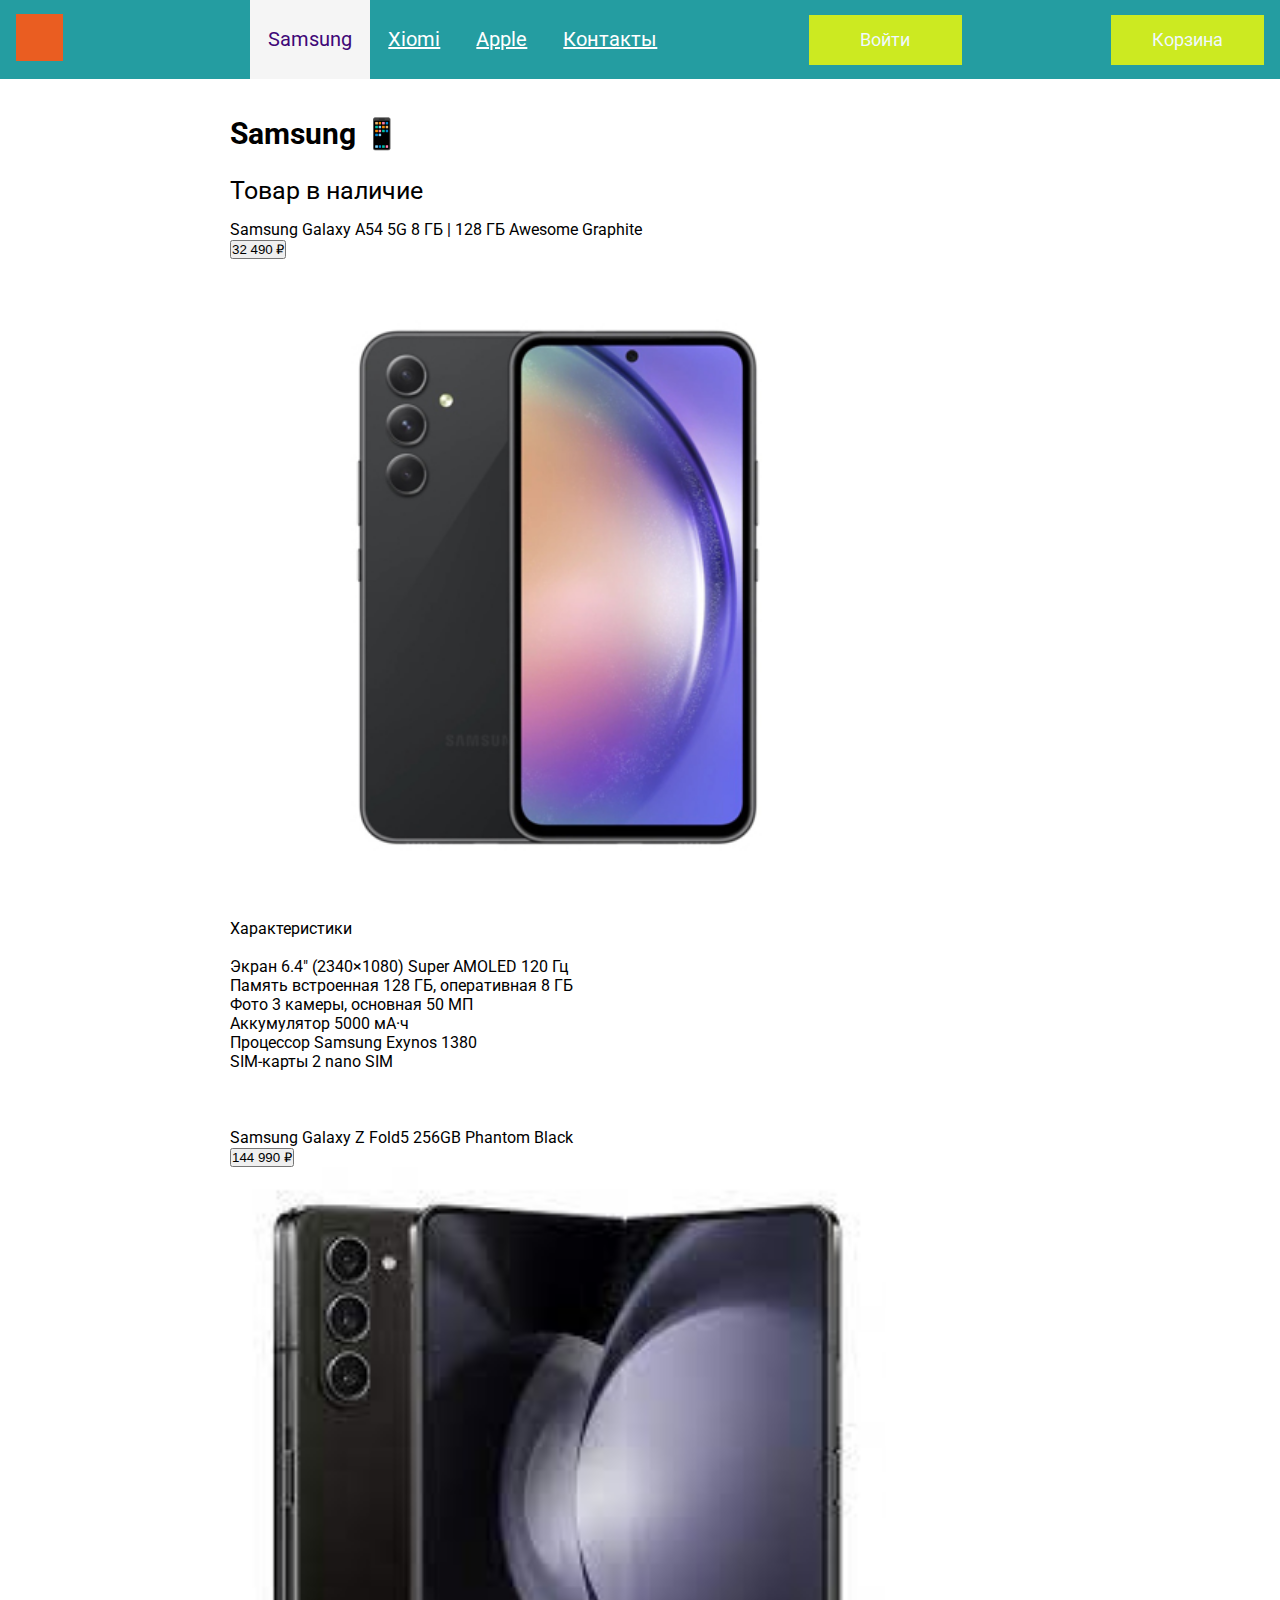
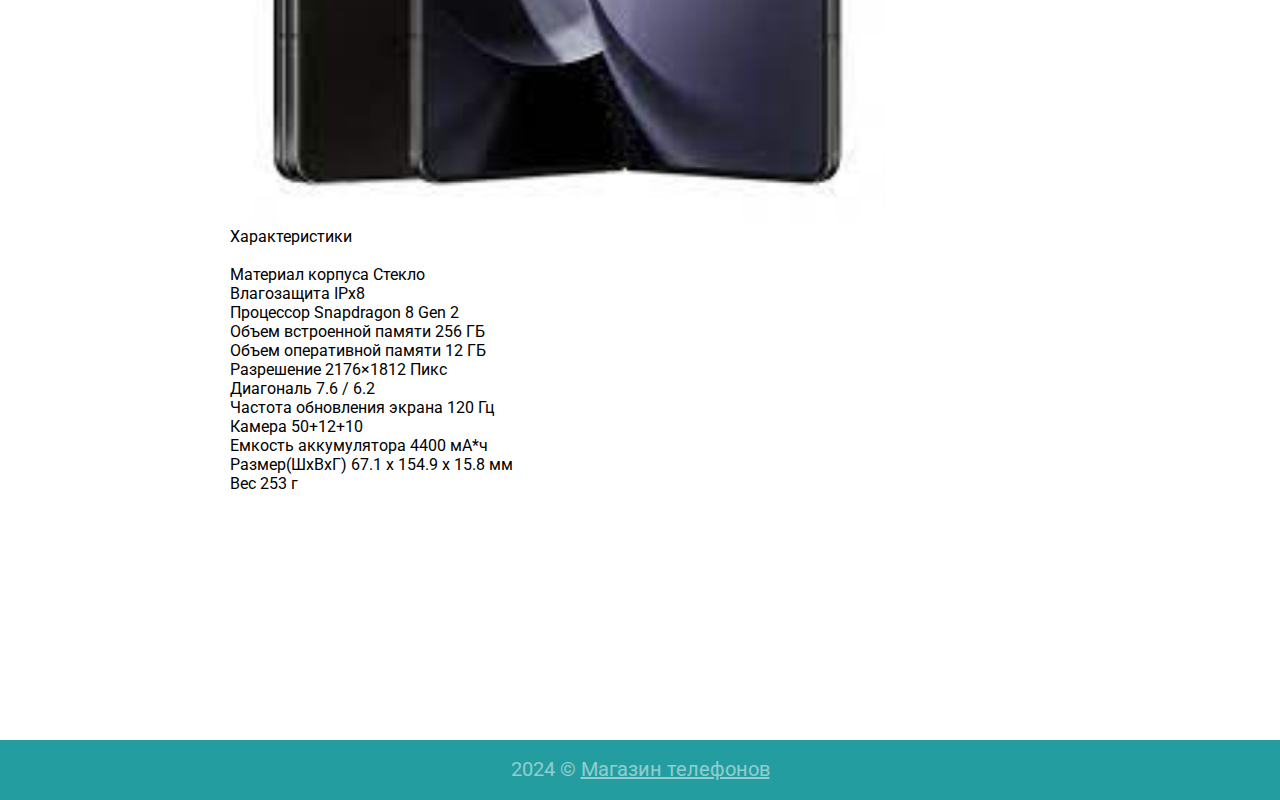
<file: index.html>
<!DOCTYPE html>
<html lang="ru">

<head>
    <link rel="preconnect" href="https://fonts.googleapis.com">
    <link rel="preconnect" href="https://fonts.gstatic.com" crossorigin>
    <link href="https://fonts.googleapis.com/css2?family=Lobster&family=Roboto:wght@400;700&display=swap"
        rel="stylesheet">
    <meta charset="UTF-8">
    <meta http-equiv="X-UA-Compatible" content="IE=edge">
    <meta name="viewport" content="width=device-width, initial-scale=1.0">
    <title>Samsung</title>
    <link rel="stylesheet" href="style.css">
</head>

<body>
    <div class="all">
        <header class="header">
            <a class="header__Logo" href="index.html">
                <img class="header_img" src="img/logo.svg" alt="Логотип">
            </a>
            <nav class="header__nav">
                <ul class="header__menu">
                    <li class="header__list"><a class="header__link header__link__active" href="index.html"> Samsung</a></li>
                    <li class="header__list"><a class="header__link" href="Xiomi.html"> Xiomi </a></li>
                    <li class="header__list"><a class="header__link" href="Apple.html"> Apple </a></li>
                    <li class="header__list"><a class="header__link" href="contacts.html"> Контакты </a></li>
                </ul>
            </nav>
            <a class="header__button" href="#">Войти</a>
            <a class="header__button" href="#">Корзина</a>
        </header>
        <section class="authorization">
            <div class="authorization__info">
                <form class="authorization__form" action="authorization.php" method="post">
                    <h2 class="authorization__title"> Войти на сайт </h2>
                    <p class="authorization__login"> <input name = "Login" class="authorization__log" type="text" placeholder="Логин"
                            required> </p>
                    <p class="authorization__password"> <input name = "Password" class="authorization__pas" type="password"
                            placeholder="Пароль" required></p>
                    <button type="sibmit" class="header__button2">Войти</button>
                    <button type="sibmit" class="header__button2"><a class="href__registration" href="registration.html">Зарегистрироваться</a></button>
                </form>
            </div>
        </section>
        <div class= "inform__content">
            <h2 class="heading">Samsung 📱</h2>
            <p class="inform___text">Товар в наличие</p>
            Samsung Galaxy A54 5G 8 ГБ | 128 ГБ Awesome Graphite <br><button type="submit" id="submit1" onclick="alerted1();">32 490 ₽</button>
            <a href="site.ru/link"><br/><img src="img/Samsung Galaxy A54 5G Awesome Graphite.jpeg"  alt="Image" height="95%" width="80%"/></a></td>
            <br>Характеристики</br>
            <br>Экран	6.4" (2340×1080) Super AMOLED 120 Гц
            <br>Память	встроенная 128 ГБ, оперативная 8 ГБ
            <br>Фото	3 камеры, основная 50 МП
            <br>Аккумулятор	5000 мА·ч
            <br>Процессор	Samsung Exynos 1380
            <br>SIM-карты	2 nano SIM
            <br><br><br></br>
            Samsung Galaxy Z Fold5 256GB Phantom Black <br><button type="submit" id="submit1" onclick="alerted2();">144 990 ₽</button>
            <a href="site.ru/link"><br/><img src="img/Samsung Galaxy Z Fold5 256GB Phantom Black.jpeg"  alt="Image" height="95%" width="80%"/></a></td>
            <br>Характеристики</br>
                <br>Материал корпуса	Стекло
                <br>Влагозащита	IPx8
                <br>Процессор	Snapdragon 8 Gen 2
                <br>Объем встроенной памяти	256 ГБ
                <br>Объем оперативной памяти	12 ГБ
                <br>Разрешение	2176×1812 Пикс
                <br>Диагональ	7.6 / 6.2
                <br>Частота обновления экрана	120 Гц
                <br>Камера	50+12+10
                <br>Емкость аккумулятора	4400 мА*ч
                <br>Размер(ШхВхГ)	67.1 х 154.9 х 15.8 мм
                <br>Вес	253 г
            <br><br><br></br>
    </div>
    <footer class="footer">
        <p> 2024 &copy; <a class="footer__text" href="#">Магазин телефонов</a></p>
    </footer>
    <script>
        const buttonEl = document.querySelector('.header__button');
        const blockEl = document.querySelector('.authorization');
        const secondButton = document.querySelector('.header__button2');

        buttonEl.addEventListener('click', function (e) {
            blockEl.classList.toggle('visible');
        });
        secondButton.addEventListener('click', function (e) {
            blockEl.classList.toggle('visible');
        });
    </script>
    <script>
        function alerted1(){
          alert("Samsung Galaxy A54 5G 8 ГБ | 128 ГБ Awesome Graphite добавлен в корзину");
        }
        function alerted2(){
          alert("Samsung Galaxy Z Fold5 256GB Phantom Black добавлен в корзину");
        }
        </script>
</body>

</html>
</file>
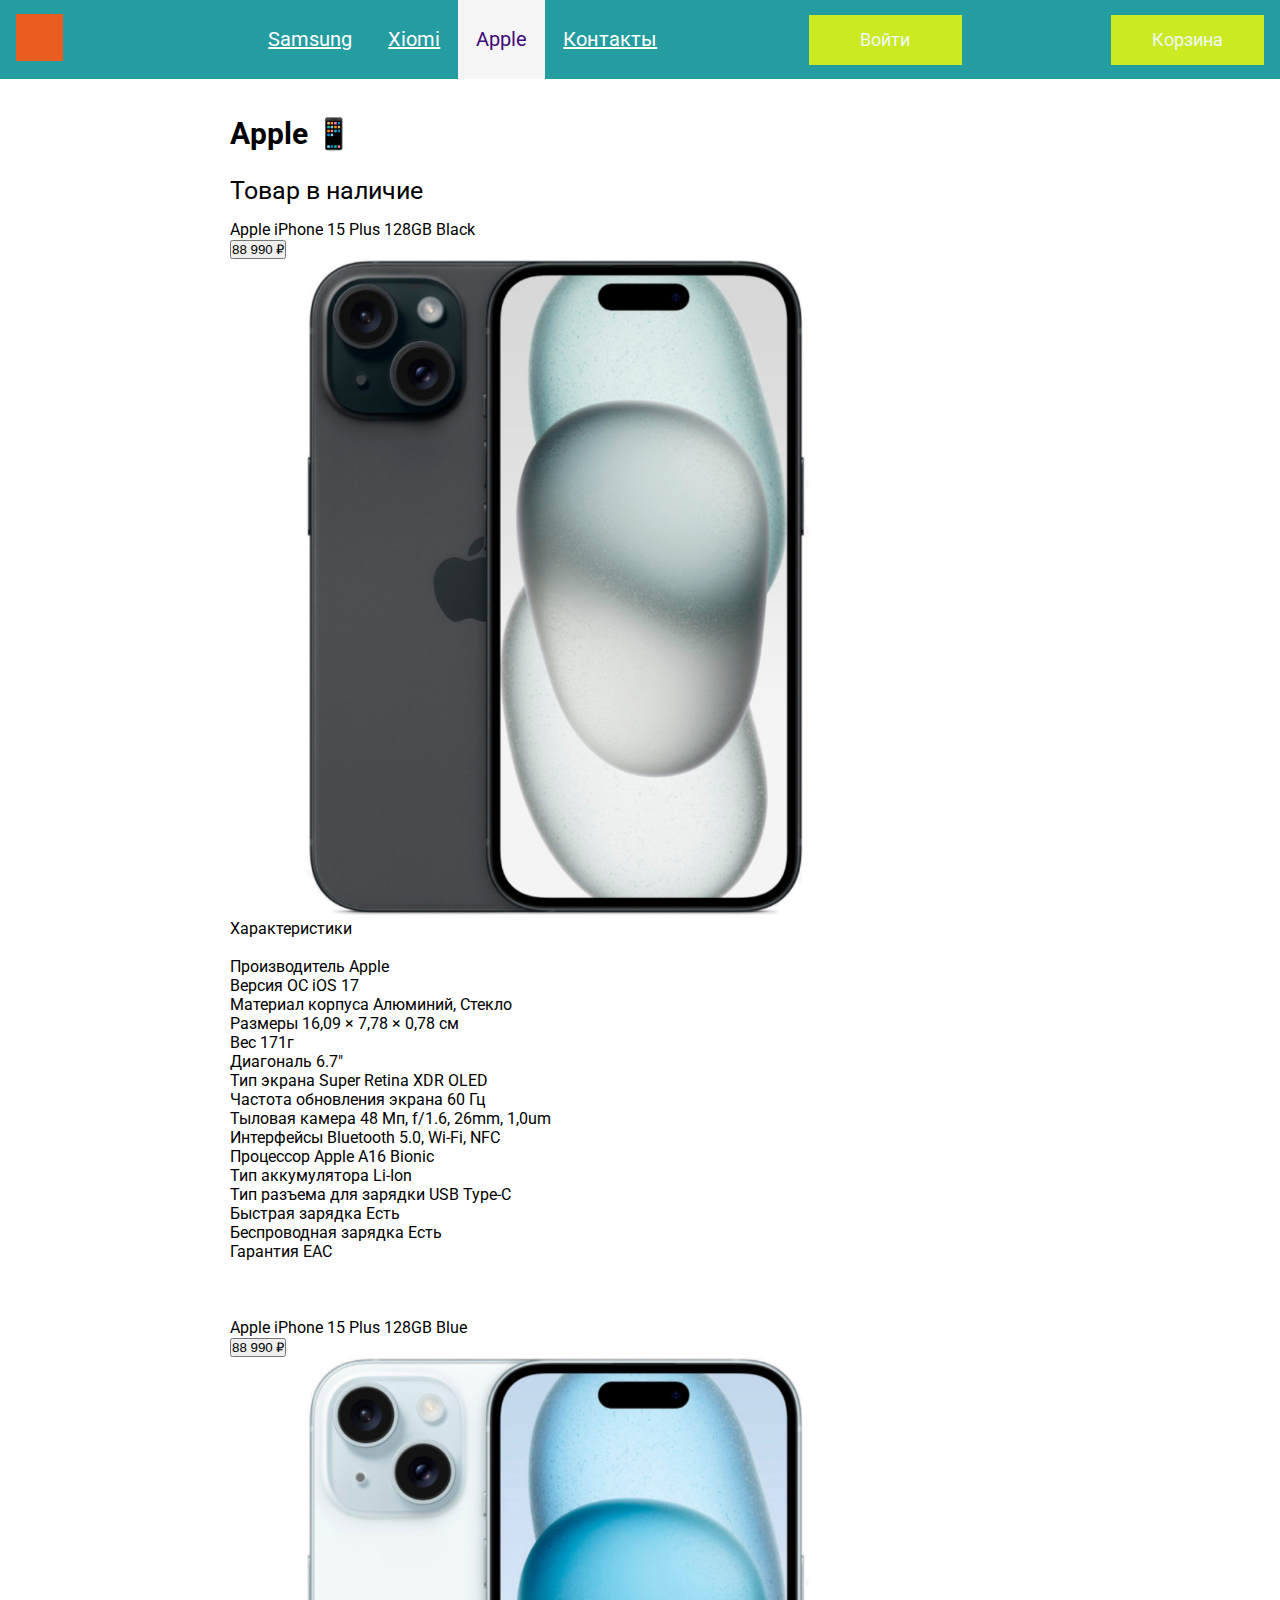
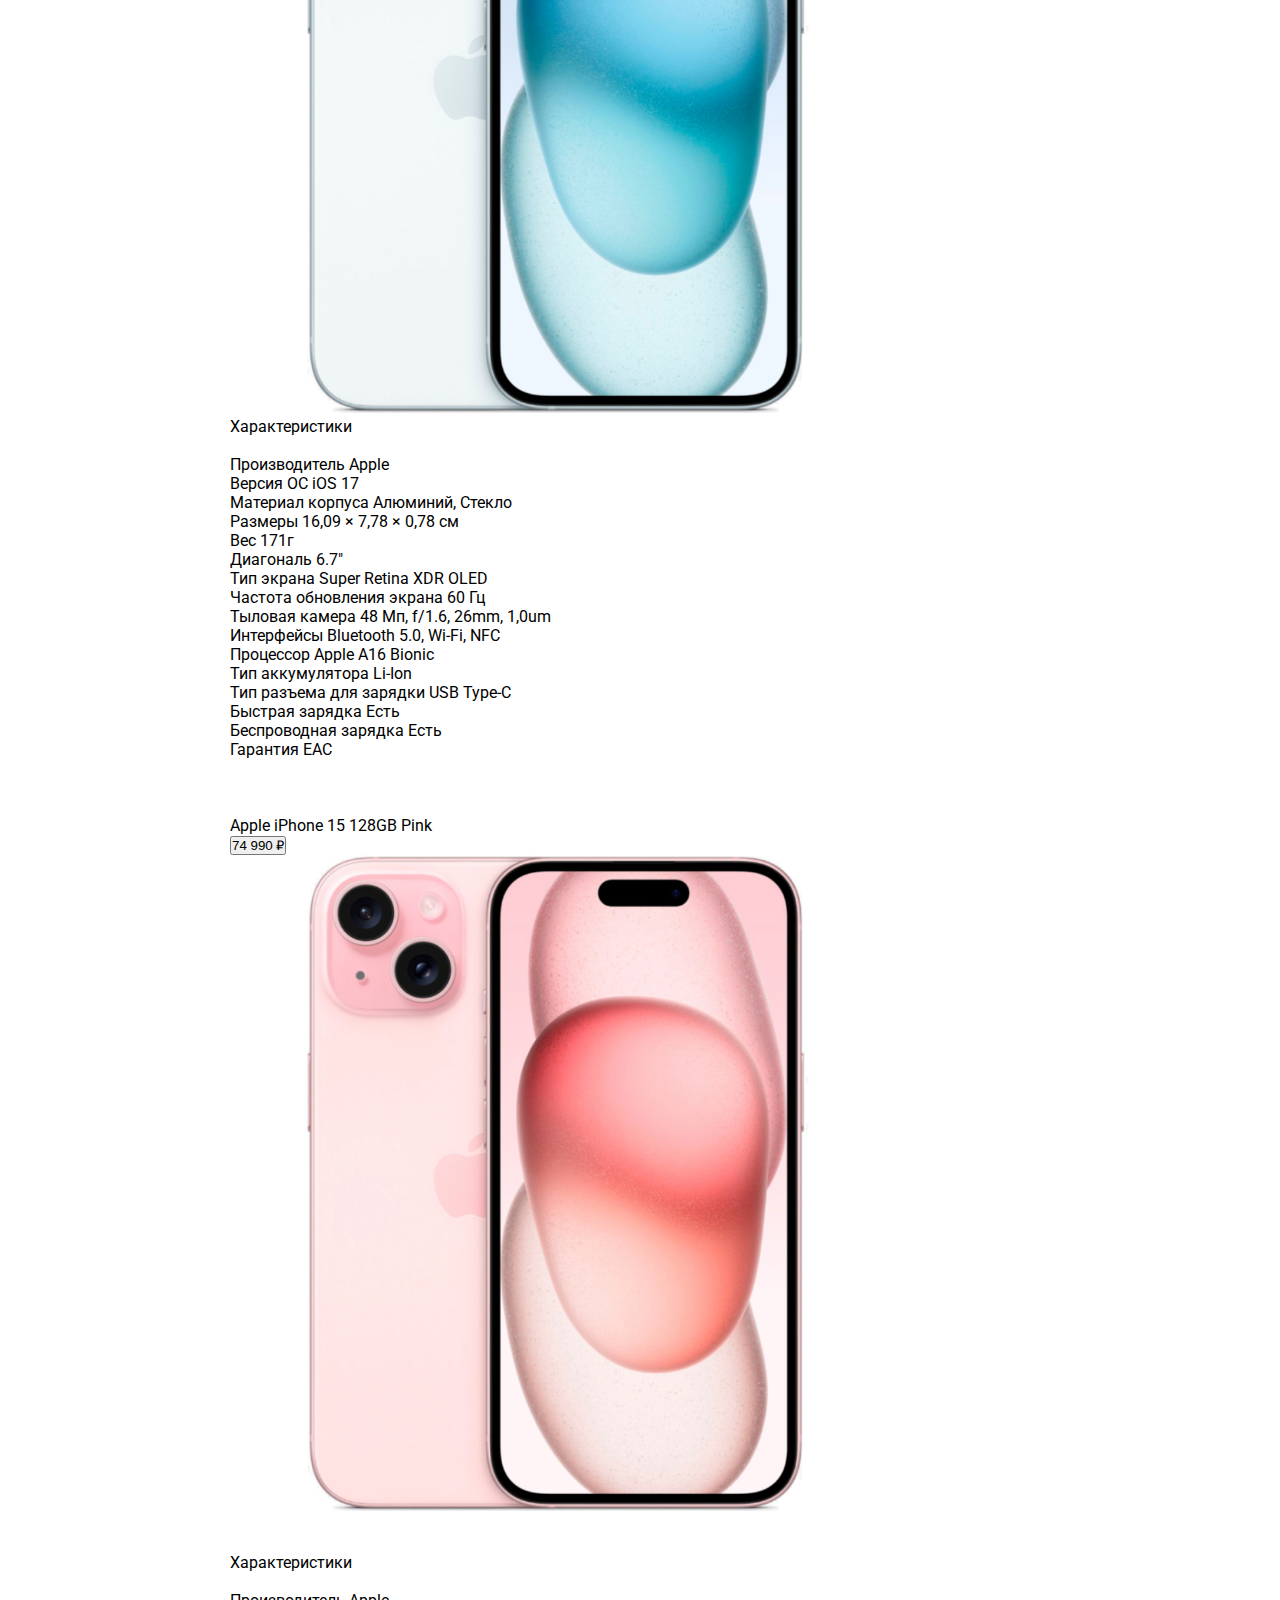
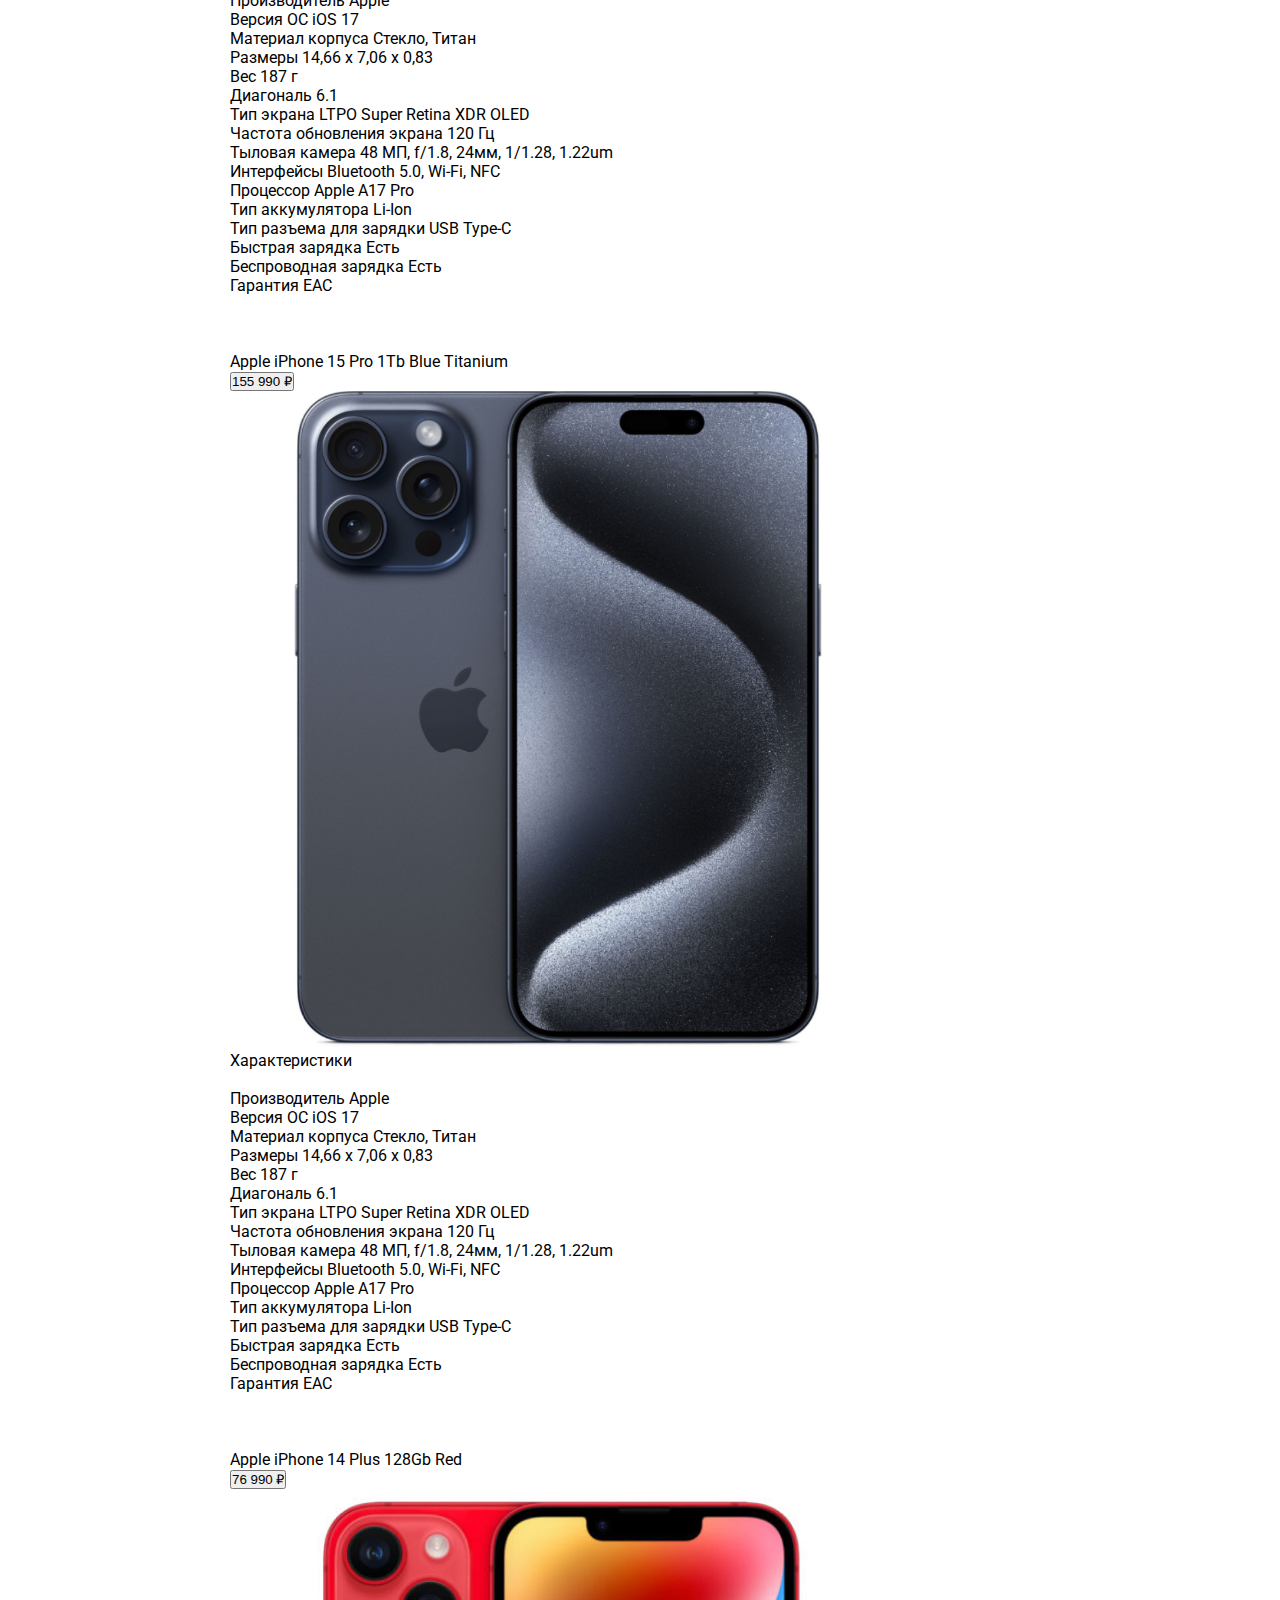
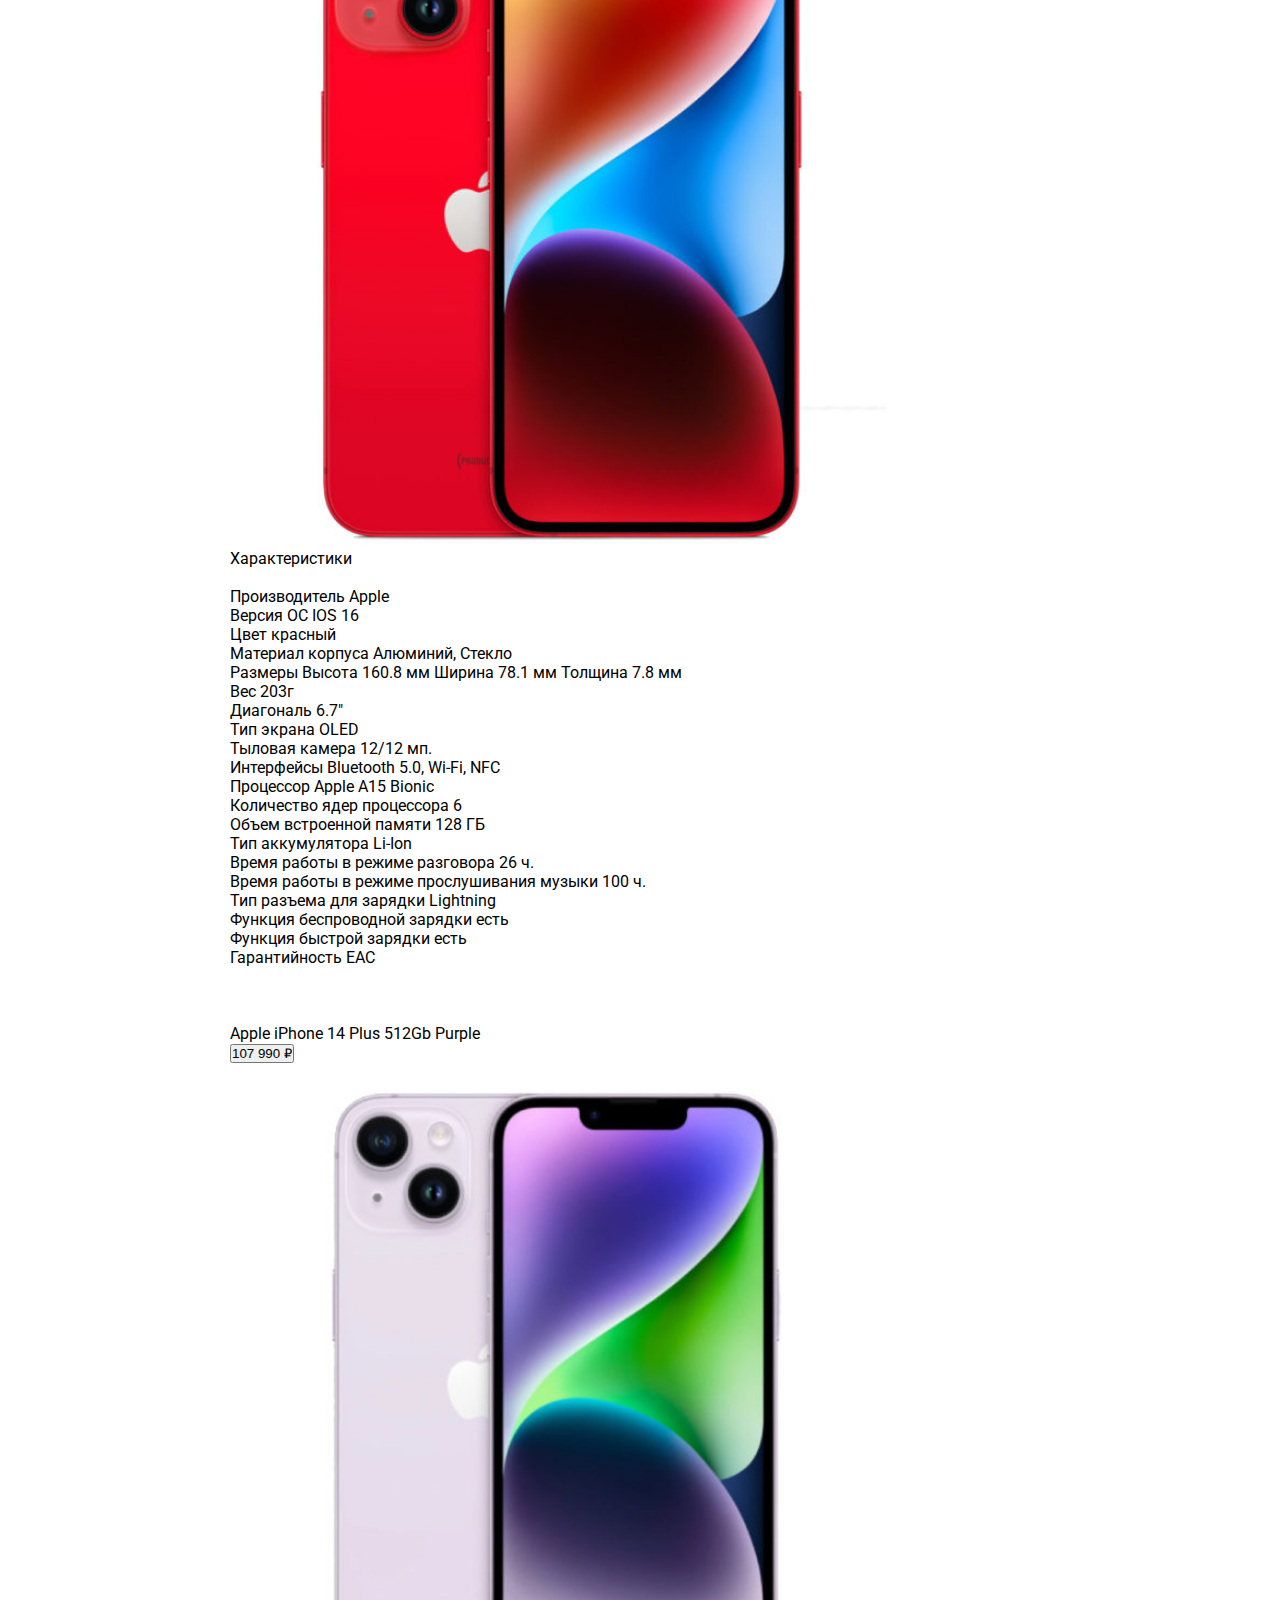
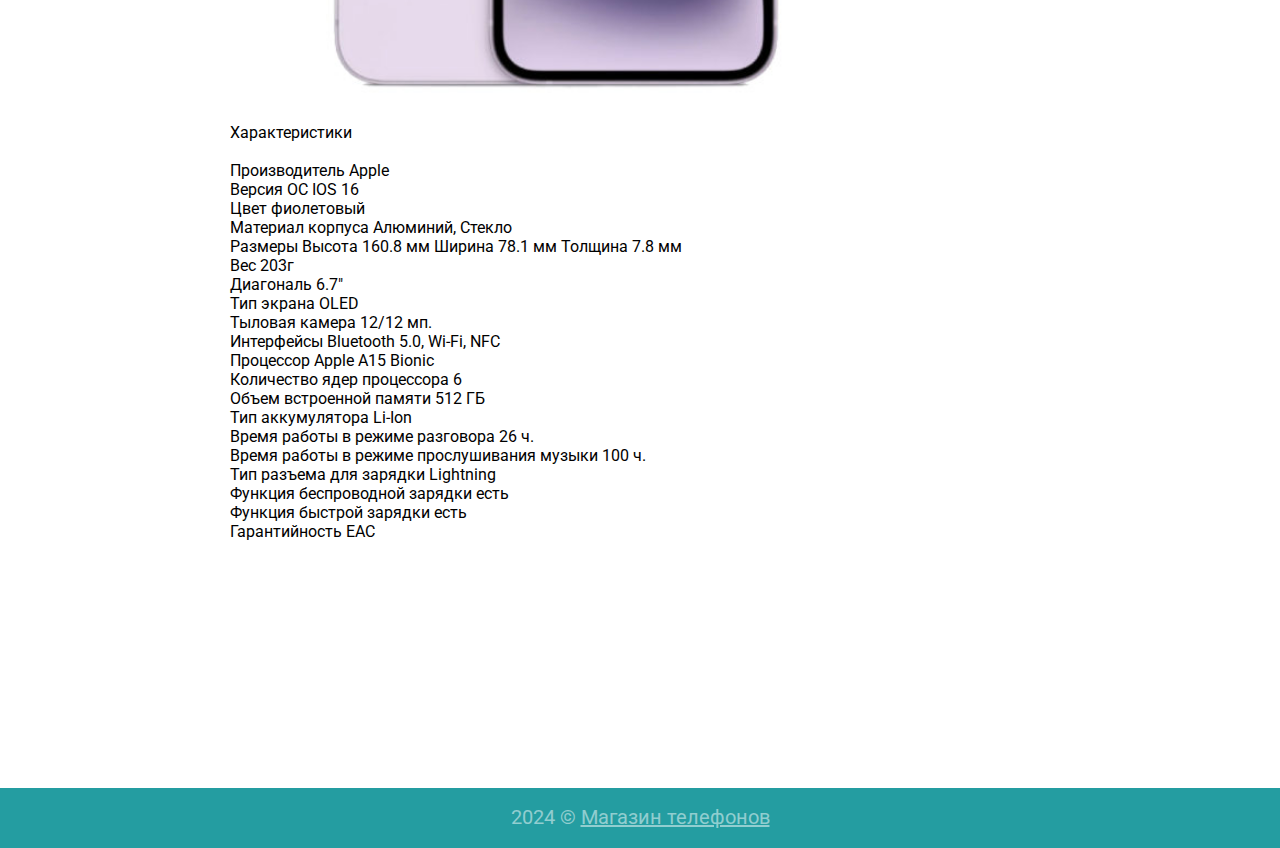
<file: Apple.html>
<!DOCTYPE html>
<html lang="ru">
<head>
    <link rel="preconnect" href="https://fonts.googleapis.com">
    <link rel="preconnect" href="https://fonts.gstatic.com" crossorigin>
    <link href="https://fonts.googleapis.com/css2?family=Lobster&family=Roboto:wght@400;700&display=swap"
        rel="stylesheet">
    <meta charset="UTF-8">
    <meta http-equiv="X-UA-Compatible" content="IE=edge">
    <meta name="viewport" content="width=device-width, initial-scale=1.0">
    <title>Apple</title>
    <link rel="stylesheet" href="style.css">
</head>
<body>
    <div class="all">
        <header class="header">
            <a class="header__Logo" href="Apple.html">
                <img class="header__img" src="img/logo.svg" alt="Логотип">
            </a>
            <nav class="header__nav">
                <ul class="header__menu">
                    <li class="header__list"><a class="header__link" href="index.html"> Samsung </a></li>
                    <li class="header__list"><a class ="header__link" href="Xiomi.html"> Xiomi </a></li>
                    <li class="header__list"><a class="header__link header__link__active" href="Apple.html"> Apple </a></li>
                    <li class="header_list"><a class="header__link" href="contacts.html"> Контакты </a></li>
                </ul>
            </nav>
            <a class="header__button" href="#">Войти</a>
            <a class="header__button" href="#">Корзина</a>
        </header>
        <section class="authorization">
            <div class="authorization__info">
                <form class="authorization__form" action="authorization.php" method="post">
                    <h2 class="authorization__title"> Войти на сайт </h2>
                    <p class="authorization__login"> <input name = "Login" class="authorization__log" type="text" placeholder="Логин"
                            required </p>
                    <p class="authorization__password"> <input name = "Password" class="authorization__pas" type="password"
                            placeholder="Пароль" required </p>
                    <button type="sibmit" class="header__button2">Войти</button>
                    <button type="sibmit" class="header__button2"><a class="href__registration" href="registration.html">Зарегистрироваться</a></button>
                </form>
            </div>
        </section>
        <main class="inform">
            <div class= "inform__content">
                <h2 class="heading">Apple 📱</h2>
                <p class="inform___text">Товар в наличие</p>
                Apple iPhone 15 Plus 128GB Black<br> <button type="submit" href="#" id="submit1" onclick="alerted1();">88 990 ₽</button>
                    <a href="site.ru/link"><br/><img src="img/Apple iPhone 15 Plus 128GB Black.jpg" alt="Image" height="95%" width="80%"/></a>
                    <br>Характеристики</br>
                    <br>Производитель	Apple
                    <br>Версия ОС	iOS 17
                    <br>Материал корпуса	Алюминий, Стекло
                    <br>Размеры	16,09 × 7,78 × 0,78 см
                    <br>Вес	171г
                    <br>Диагональ	6.7"
                    <br>Тип экрана	Super Retina XDR OLED
                    <br>Частота обновления экрана	60 Гц
                    <br>Тыловая камера	48 Мп, f/1.6, 26mm, 1,0um
                    <br>Интерфейсы	Bluetooth 5.0, Wi-Fi, NFC
                    <br>Процессор	Apple A16 Bionic
                    <br>Тип аккумулятора	Li-Ion
                    <br>Тип разъема для зарядки	USB Type-C
                    <br>Быстрая зарядка	Есть
                    <br>Беспроводная зарядка	Есть
                    <br>Гарантия	EAC<br><br><br></br>
                    
                    
                    Apple iPhone 15 Plus 128GB Blue <br> <button type="submit" href="#" id="submit1" onclick="alerted2();">88 990 ₽</button>
                    <a href="site.ru/link"><br/><img src="img/Apple iPhone 15 Plus 128GB Blue.jpg" alt="Image" height="95%" width="80%"/></a>
                    <br>Характеристики</br>
                    <br>Производитель	Apple
                    <br>Версия ОС	iOS 17
                    <br>Материал корпуса	Алюминий, Стекло
                    <br>Размеры	16,09 × 7,78 × 0,78 см
                    <br>Вес	171г
                    <br>Диагональ	6.7"
                    <br>Тип экрана	Super Retina XDR OLED
                    <br>Частота обновления экрана	60 Гц
                    <br>Тыловая камера	48 Мп, f/1.6, 26mm, 1,0um
                    <br>Интерфейсы	Bluetooth 5.0, Wi-Fi, NFC
                    <br>Процессор	Apple A16 Bionic
                    <br>Тип аккумулятора	Li-Ion
                    <br>Тип разъема для зарядки	USB Type-C
                    <br>Быстрая зарядка	Есть
                    <br>Беспроводная зарядка	Есть
                    <br>Гарантия	EAC<br><br><br></br>
                    
                    Apple iPhone 15 128GB Pink <br> <button type="submit" href="#" id="submit1" onclick="alerted3();">74 990 ₽ </button>
                    <a href="site.ru/link"><br/><img src="img/Apple iPhone 15 128GB Pink.jpg" alt="Image" height="95%" width="80%"/></a></br></br>
                    <br>Характеристики</br>
                    <br>Производитель	Apple
                    <br>Версия ОС	iOS 17
                    <br>Материал корпуса	Стекло, Титан
                    <br>Размеры	14,66 х 7,06 х 0,83
                    <br>Вес	187 г
                    <br>Диагональ	6.1
                    <br>Тип экрана	LTPO Super Retina XDR OLED
                    <br>Частота обновления экрана	120 Гц
                    <br>Тыловая камера	48 МП, f/1.8, 24мм, 1/1.28, 1.22um
                    <br>Интерфейсы	Bluetooth 5.0, Wi-Fi, NFC
                    <br>Процессор	Apple A17 Pro
                    <br>Тип аккумулятора	Li-Ion
                    <br>Тип разъема для зарядки	USB Type-C
                    <br>Быстрая зарядка	Есть
                    <br>Беспроводная зарядка	Есть
                    <br>Гарантия	EAC<br><br><br></br>
                    
                    Apple iPhone 15 Pro 1Tb Blue Titanium <br> <button type="submit" href="#" id="submit1" onclick="alerted4();">155 990 ₽</button>
                    <a href="site.ru/link"><br/><img src="img/Apple iPhone 15 Pro 1Tb Blue Titanium.jpg" alt="Image" alt="Image" height="95%" width="80%"/></a></td>
                    <br>Характеристики</br>
                    <br>Производитель	Apple
                    <br>Версия ОС	iOS 17
                    <br>Материал корпуса	Стекло, Титан
                    <br>Размеры	14,66 х 7,06 х 0,83
                    <br>Вес	187 г
                    <br>Диагональ	6.1
                    <br>Тип экрана	LTPO Super Retina XDR OLED
                    <br>Частота обновления экрана	120 Гц
                    <br>Тыловая камера	48 МП, f/1.8, 24мм, 1/1.28, 1.22um
                    <br>Интерфейсы	Bluetooth 5.0, Wi-Fi, NFC
                    <br>Процессор	Apple A17 Pro
                    <br>Тип аккумулятора	Li-Ion
                    <br>Тип разъема для зарядки	USB Type-C
                    <br>Быстрая зарядка	Есть
                    <br>Беспроводная зарядка	Есть
                    <br>Гарантия	EAC<br><br><br></br>
                    
                    Apple iPhone 14 Plus 128Gb Red <br><button type="submit" href="#" id="submit5" onclick="alerted5();">76 990 ₽</button>
                    <a href="site.ru/link"><br/><img src="img/Apple iPhone 14 Plus 128Gb Red.jpg"  alt="Image" height="95%" width="80%"/></a></td>
                    <br>Характеристики</br>
                    <br>Производитель	Apple
                    <br>Версия ОС	IOS 16
                    <br>Цвет	красный
                    <br>Материал корпуса	Алюминий, Стекло
                    <br>Размеры	Высота 160.8 мм Ширина 78.1 мм Толщина 7.8 мм
                    <br>Вес	203г
                    <br>Диагональ	6.7"
                    <br>Тип экрана	OLED
                    <br>Тыловая камера	12/12 мп.
                    <br>Интерфейсы	Bluetooth 5.0, Wi-Fi, NFC
                    <br>Процессор	Apple A15 Bionic
                    <br>Количество ядер процессора	6
                    <br>Объем встроенной памяти	128 ГБ
                    <br>Тип аккумулятора	Li-Ion
                    <br>Время работы в режиме разговора	26 ч.
                    <br>Время работы в режиме прослушивания музыки	100 ч.
                    <br>Тип разъема для зарядки	Lightning
                    <br>Функция беспроводной зарядки	есть
                    <br>Функция быстрой зарядки	есть
                    <br>Гарантийность	EAC
                    <br><br><br></br>
                    
                    Apple iPhone 14 Plus 512Gb Purple <br> <button type="submit" href="#" id="submit1" onclick="alerted6();">107 990 ₽</button> 
                    <a href="site.ru/link"><br/><img src="img/Apple iPhone 14 Plus 512Gb Purple.jpg"  alt="Image" height="95%" width="80%"/></a></td>
                    <br>Характеристики</br>
                    <br>Производитель	Apple
                    <br>Версия ОС	IOS 16
                    <br>Цвет	фиолетовый
                    <br>Материал корпуса	Алюминий, Стекло
                    <br>Размеры	Высота 160.8 мм Ширина 78.1 мм Толщина 7.8 мм
                    <br>Вес	203г
                    <br>Диагональ	6.7"
                    <br>Тип экрана	OLED
                    <br>Тыловая камера	12/12 мп.
                    <br>Интерфейсы	Bluetooth 5.0, Wi-Fi, NFC
                    <br>Процессор	Apple A15 Bionic
                    <br>Количество ядер процессора	6
                    <br>Объем встроенной памяти	512 ГБ
                    <br>Тип аккумулятора	Li-Ion
                    <br>Время работы в режиме разговора	26 ч.
                    <br>Время работы в режиме прослушивания музыки	100 ч.
                    <br>Тип разъема для зарядки	Lightning
                    <br>Функция беспроводной зарядки	есть
                    <br>Функция быстрой зарядки	есть
                    <br>Гарантийность	EAC<br><br><br></br>
            </div>
        </main>
    </div>
    <footer class="footer">
        <p> 2024 &copy; <a class="footer__text" href="#">Магазин телефонов</a></p>
    </footer>
    <script>
        const buttonEl = document.querySelector('.header__button');
        const blockEl = document.querySelector('.authorization');
        const secondButton = document.querySelector('.header__button2');

        buttonEl.addEventListener('click', function (e) {
            blockEl.classList.toggle('visible');
        });
        secondButton.addEventListener('click', function (e) {
            blockEl.classList.toggle('visible');
        });
    </script>
    <script>
        function alerted1(){
          alert("Apple iPhone 15 Plus 128GB Black добавлен в корзину");
        }
        function alerted2(){
          alert("Apple iPhone 15 Plus 128GB Blue добавлен в корзину");
        }
        function alerted3(){
          alert("Apple iPhone 15 128GB Pink добавлен в корзину");
        }
        function alerted4(){
          alert("Apple iPhone 15 Pro 1Tb Blue Titanium добавлен в корзину");
        }
        function alerted5(){
          alert("Apple iPhone 14 Plus 128Gb Red добавлен в корзину");
        }
        function alerted6(){
          alert("POCO F5 Pro 12/256GB Black добавлен в корзину");
        }
        </script>
</body>
</html>
</file>
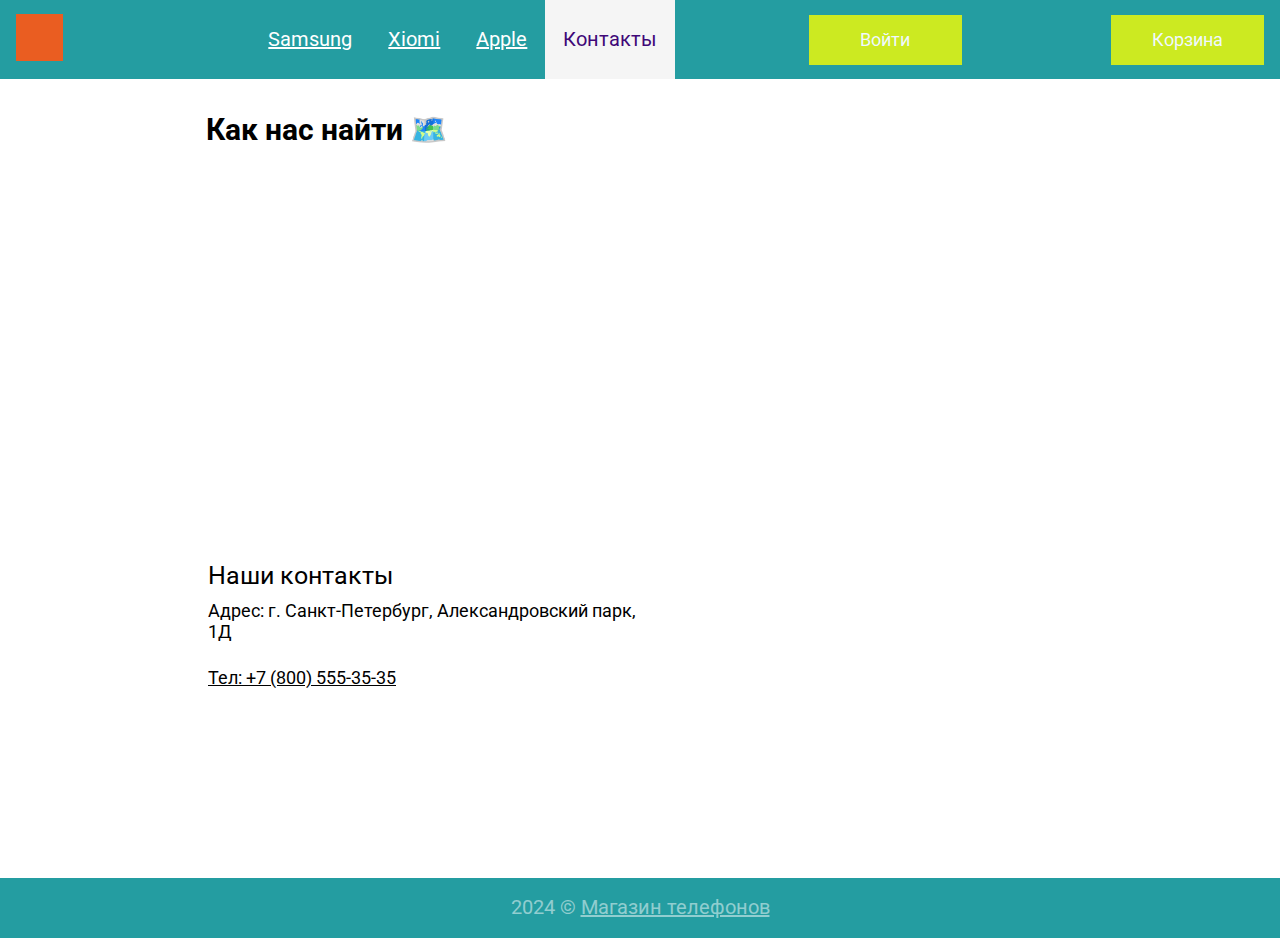
<file: contacts.html>
<!DOCTYPE html>
<html lang="ru">

<head>
    <link rel="preconnect" href="https://fonts.googleapis.com">
    <link rel="preconnect" href="https://fonts.gstatic.com" crossorigin>
    <link href="https://fonts.googleapis.com/css2?family=Lobster&family=Roboto:wght@400;700&display=swap"
        rel="stylesheet">
    <meta charset="UTF-8">
    <meta http-equiv="X-UA-Compatible" content="IE=edge">
    <meta name="viewport" content="width=device-width, initial-scale=1.0">
    <title>Контакты</title>
    <link rel="stylesheet" href="style.css">
</head>

<body>
    <div class="all">
        <header class="header">
            <a class="header__Logo" href="contacts.html">
                <img class="header__img" src="img/logo.svg" alt="Логотип">
            </a>
            <nav class="header__nav">
                <ul class="header__menu">
                    <li class="header__list"><a class="header__link" href="index.html"> Samsung </a></li>
                    <li class="header__list"><a class="header__link" href="Xiomi.html"> Xiomi </a></li>
                    <li class="header__list"><a class="header__link" href="Apple.html"> Apple </a></li>
                    <li class="header__list"><a class="header__link header__link__active" href="contacts.html"> Контакты
                        </a></li>
                </ul>
            </nav>
            <a class="header__button" href="#">Войти</a>
            <a class="header__button" href="#">Корзина</a>
        </header>
        <section class="authorization">
            <div class="authorization__info">
              <form class="authorization__form" action="authorization.php" method="post">
                    <h2 class="authorization__title"> Войти на сайт </h2>
                    <p class="authorization__login"> <input name = "Login" class="authorization__log" type="text" placeholder="Логин"
                            required></p>
                    <p class="authorization__password"> <input name = "Password" class="authorization__pas" type="password"
                            placeholder="Пароль" required></p>
                    <button type="sibmit" class="header__button2">Войти</button>
                    <button type="sibmit" class="header__button2"><a class="href__registration" href="registration.html">Зарегистрироваться</a></button>
                </form>
            </div>
        </section>
        <main class="contact">
            <div class="contact__inform">
                <h2 class="contact__header">Как нас найти 🗺️️</h2>
                <iframe class="iframe__map"
                    src="https://www.google.com/maps/embed?pb=!1m18!1m12!1m3!1d100892.85319669599!2d30.315798248456673!3d59.90565032225445!2m3!1f0!2f0!3f0!3m2!1i1024!2i768!4f13.1!3m3!1m2!1s0x4696378cc74a65ed%3A0x6dc7673fab848eff!2z0KHQsNC90LrRgi3Qn9C10YLQtdGA0LHRg9GA0LM!5e0!3m2!1sru!2sru!4v1677333992771!5m2!1sru!2sru"
                    width="100%" height="370" style="border:0;" allowfullscreen="" loading="lazy"
                    referrerpolicy="no-referrer-when-downgrade">
                </iframe>
                <div class="сontact__details">
                    <h3 class="contacts__our">Наши контакты</h3>
                    <p class="Contact_adress"> Адрес: г. Санкт-Петербург, Александровский парк, 1Д</p>
                    <a class="Contact_phone" href="">Тел: +7 (800) 555-35-35</a>
                </div>
            </div>
        </main>
    </div>
    <footer class="footer">
        <p> 2024 &copy; <a class="footer__text" href="#">Магазин телефонов</a></p>
    </footer>
    <script>
        const buttonEl = document.querySelector('.header__button');
        const blockEl = document.querySelector('.authorization');
        const secondButton = document.querySelector('.header__button2');

        buttonEl.addEventListener('click', function (e) {
            blockEl.classList.toggle('visible');
        });
        secondButton.addEventListener('click', function (e) {
            blockEl.classList.toggle('visible');
        });
    </script>
</body>

</html>
</file>
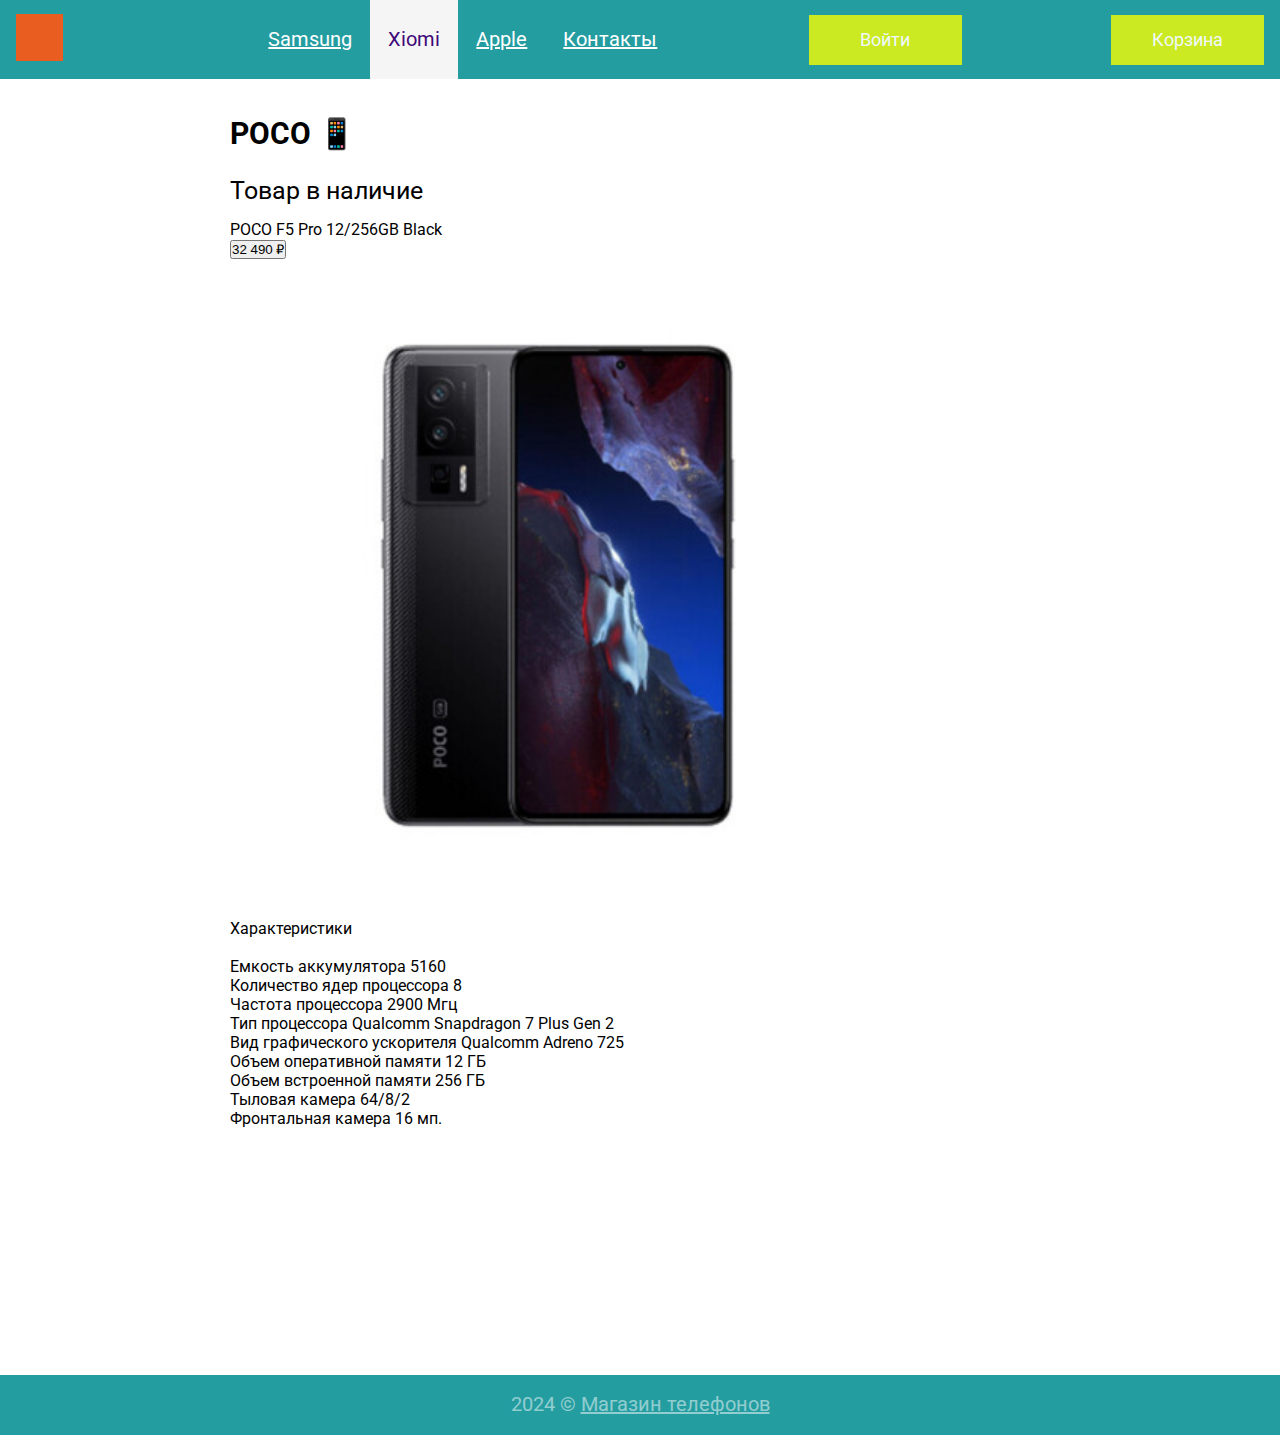
<file: POCO.html>
<!DOCTYPE html>
<html lang="ru">

<head>
    <link rel="preconnect" href="https://fonts.googleapis.com">
    <link rel="preconnect" href="https://fonts.gstatic.com" crossorigin>
    <link href="https://fonts.googleapis.com/css2?family=Lobster&family=Roboto:wght@400;700&display=swap"
        rel="stylesheet">
    <meta charset="UTF-8">
    <meta http-equiv="X-UA-Compatible" content="IE=edge">
    <meta name="viewport" content="width=device-width, initial-scale=1.0">
    <title>Главная</title>
    <link rel="stylesheet" href="style.css">
</head>

<body>
    <div class="all">
        <header class="header">
            <a class="header__Logo" href="index.html">
                <img class="header_img" src="img/logo.svg" alt="Логотип">
            </a>
            <nav class="header__nav">
                <ul class="header__menu">
                    <li class="header__list"><a class="header__link" href="index.html"> Samsung </a></li>
                    <li class="header__list"><a class="header__link header__link__active" href="Xiomi.html"> Xiomi </a></li>
                    <li class="header__list"><a class="header__link" href="Apple.html"> Apple </a></li>
                    <li class="header__list"><a class="header__link" href="contacts.html"> Контакты </a></li>
                </ul>
            </nav>
            <a class="header__button" href="#">Войти</a>
            <a class="header__button" href="#">Корзина</a>
        </header>
        <section class="authorization">
            <div class="authorization__info">
               <form class="authorization__form" action="authorization.php" method="post">
                    <h2 class="authorization__title"> Войти на сайт </h2>
                    <p class="authorization__login"> <input name = "Login" class="authorization__log" type="text" placeholder="Логин"
                            required </p>
                    <p class="authorization__password"> <input name = "Password" class="authorization__pas" type="password"
                            placeholder="Пароль" required </p>
                    <button type="sibmit" class="header__button2">Войти</button>
                    <button type="sibmit" class="header__button2"><a class="href__registration" href="registration.html">Зарегистрироваться</a></button>
                </form>
            </div>
        </section>
        <main class="inform">
            <div class= "inform__content">
                <h2 class="heading">POCO 📱</h2>
                <p class="inform___text">Товар в наличие</p>
                POCO F5 Pro 12/256GB Black <br> <button type="submit" id="submit1" onclick="alerted1();">32 490 ₽</button> 
                <a href="site.ru/link"><br/><img src="img/POCO F5 Pro Black.jpeg"  alt="Image" height="95%" width="80%"/></a></td>
<br>Характеристики</br>
<br>Емкость аккумулятора	5160
<br>Количество ядер процессора	8
<br>Частота процессора	2900 Мгц
<br>Тип процессора	Qualcomm Snapdragon 7 Plus Gen 2
<br>Вид графического ускорителя	Qualcomm Adreno 725
<br>Объем оперативной памяти	12 ГБ
<br>Объем встроенной памяти	256 ГБ
<br>Тыловая камера	64/8/2
<br>Фронтальная камера	16 мп.<br><br><br></br>
        </main>
    </div>    
        <footer class="footer">
            <p> 2024 &copy; <a class="footer__text" href="#">Магазин телефонов</a></p>
        </footer>
        <script>
            const buttonEl = document.querySelector('.header__button');
            const blockEl = document.querySelector('.authorization');
            const secondButton = document.querySelector('.header__button2');

            buttonEl.addEventListener('click', function (e) {
                blockEl.classList.toggle('visible');
            });
            secondButton.addEventListener('click', function (e) {
                blockEl.classList.toggle('visible');
            });
        </script>
        <script>
            function alerted1(){
              alert("POCO F5 Pro 12/256GB Black добавлен в корзину");
            }
            </script>
</body>

</html>
</file>
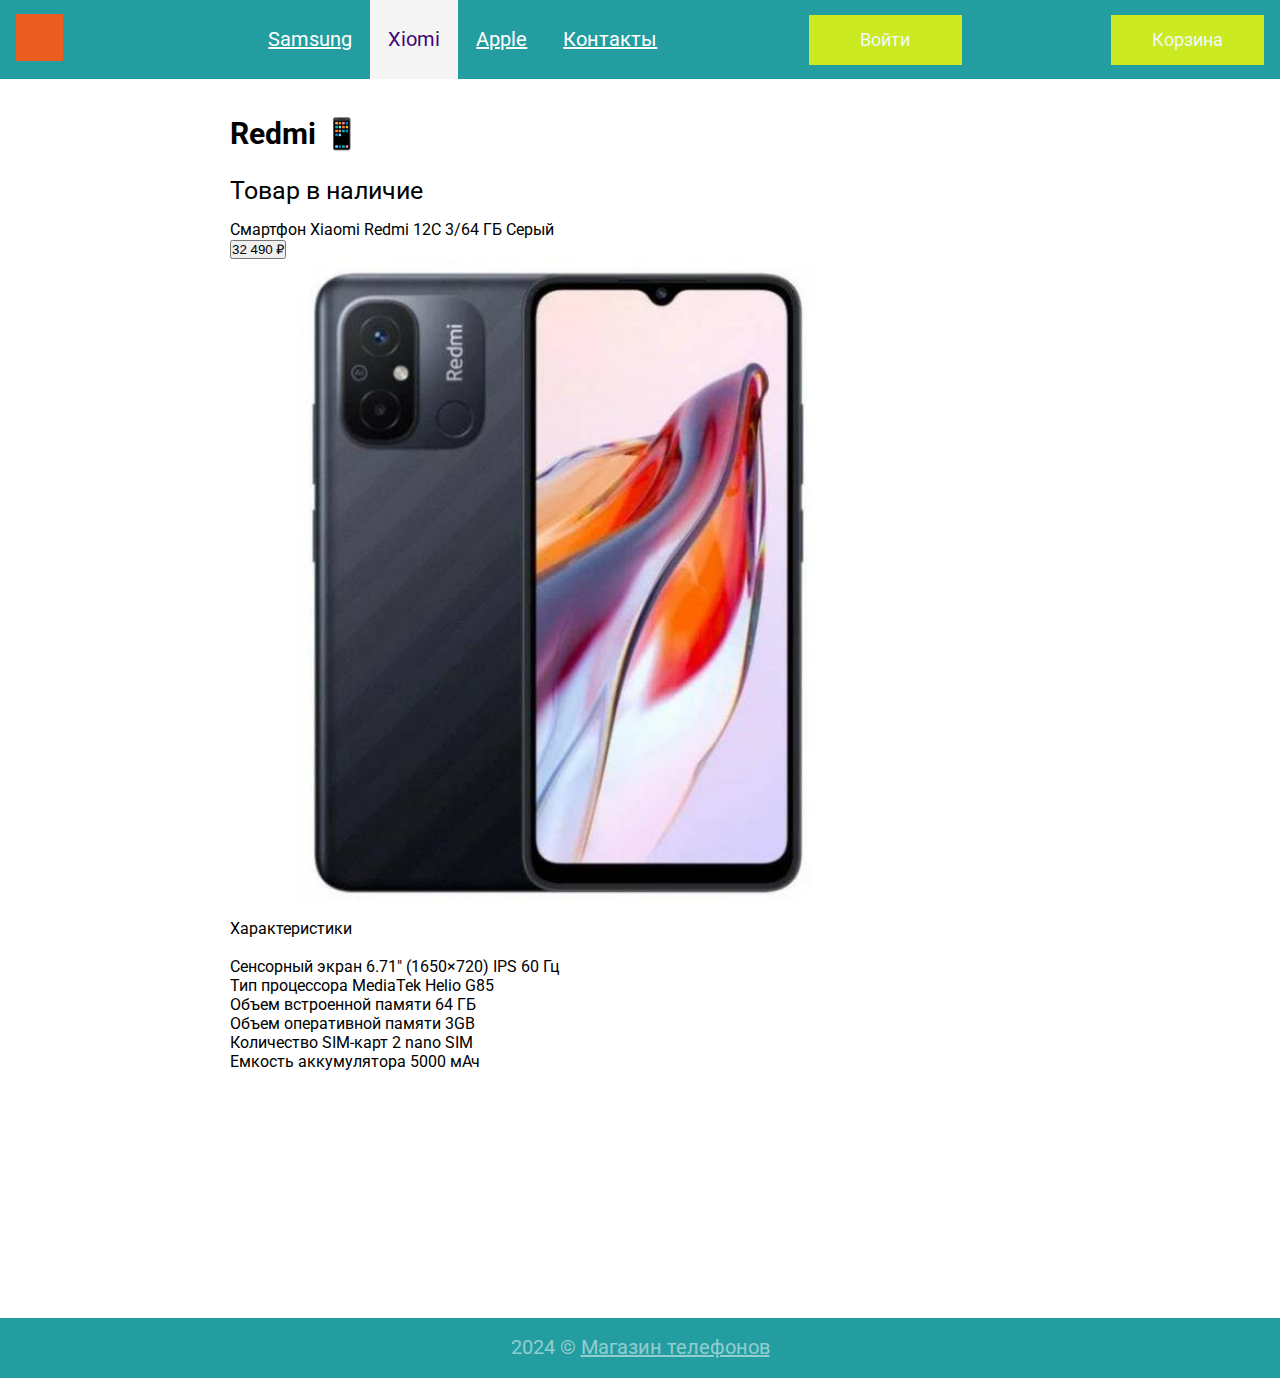
<file: Redmi.html>
<!DOCTYPE html>
<html lang="ru">

<head>
    <link rel="preconnect" href="https://fonts.googleapis.com">
    <link rel="preconnect" href="https://fonts.gstatic.com" crossorigin>
    <link href="https://fonts.googleapis.com/css2?family=Lobster&family=Roboto:wght@400;700&display=swap"
        rel="stylesheet">
    <meta charset="UTF-8">
    <meta http-equiv="X-UA-Compatible" content="IE=edge">
    <meta name="viewport" content="width=device-width, initial-scale=1.0">
    <title>Главная</title>
    <link rel="stylesheet" href="style.css">
</head>

<body>
    <div class="all">
        <header class="header">
            <a class="header__Logo" href="index.html">
                <img class="header_img" src="img/logo.svg" alt="Логотип">
            </a>
            <nav class="header__nav">
                <ul class="header__menu">
                    <li class="header__list"><a class="header__link" href="index.html"> Samsung </a></li>
                    <li class="header__list"><a class="header__link header__link__active" href="Xiomi.html"> Xiomi </a></li>
                    <li class="header__list"><a class="header__link" href="Apple.html"> Apple </a></li>
                    <li class="header__list"><a class="header__link" href="contacts.html"> Контакты </a></li>
                </ul>
            </nav>
            <a class="header__button" href="#">Войти</a>
            <a class="header__button" href="#">Корзина</a>
        </header>
        <section class="authorization">
            <div class="authorization__info">
               <form class="authorization__form" action="authorization.php" method="post">
                    <h2 class="authorization__title"> Войти на сайт </h2>
                    <p class="authorization__login"> <input name = "Login" class="authorization__log" type="text" placeholder="Логин"
                            required </p>
                    <p class="authorization__password"> <input name = "Password" class="authorization__pas" type="password"
                            placeholder="Пароль" required </p>
                    <button type="sibmit" class="header__button2">Войти</button>
                    <button type="sibmit" class="header__button2"><a class="href__registration" href="registration.html">Зарегистрироваться</a></button>
                </form>
            </div>
        </section>
        <main class="inform">
            <div class= "inform__content">
                <h2 class="heading">Redmi 📱</h2>
                <p class="inform___text">Товар в наличие</p>
                Смартфон Xiaomi Redmi 12C 3/64 ГБ Серый <br> <button type="submit" id="submit1" onclick="alerted1();">32 490 ₽</button> 
                <a href="site.ru/link"><br/><img src="img/Смартфон Xiaomi Redmi 12C Серый.jpg"  alt="Image" height="95%" width="80%"/></a></td> 
                <br>Характеристики</br>
                <br>Сенсорный экран	6.71" (1650×720) IPS 60 Гц
                <br>Тип процессора	MediaTek Helio G85
                <br>Объем встроенной памяти	64 ГБ
                <br>Объем оперативной памяти	3GB
                <br>Количество SIM-карт	2 nano SIM
                <br>Емкость аккумулятора	5000 мАч<br><br><br></br>
        </main>
    </div>    
        <footer class="footer">
            <p> 2024 &copy; <a class="footer__text" href="#">Магазин телефонов</a></p>
        </footer>
        <script>
            const buttonEl = document.querySelector('.header__button');
            const blockEl = document.querySelector('.authorization');
            const secondButton = document.querySelector('.header__button2');

            buttonEl.addEventListener('click', function (e) {
                blockEl.classList.toggle('visible');
            });
            secondButton.addEventListener('click', function (e) {
                blockEl.classList.toggle('visible');
            });
        </script>
        <script>
            function alerted1(){
              alert("Xiaomi Redmi 12C 3/64 ГБ Серый добавлен в корзину");
            }
            </script>
</body>

</html>
</file>
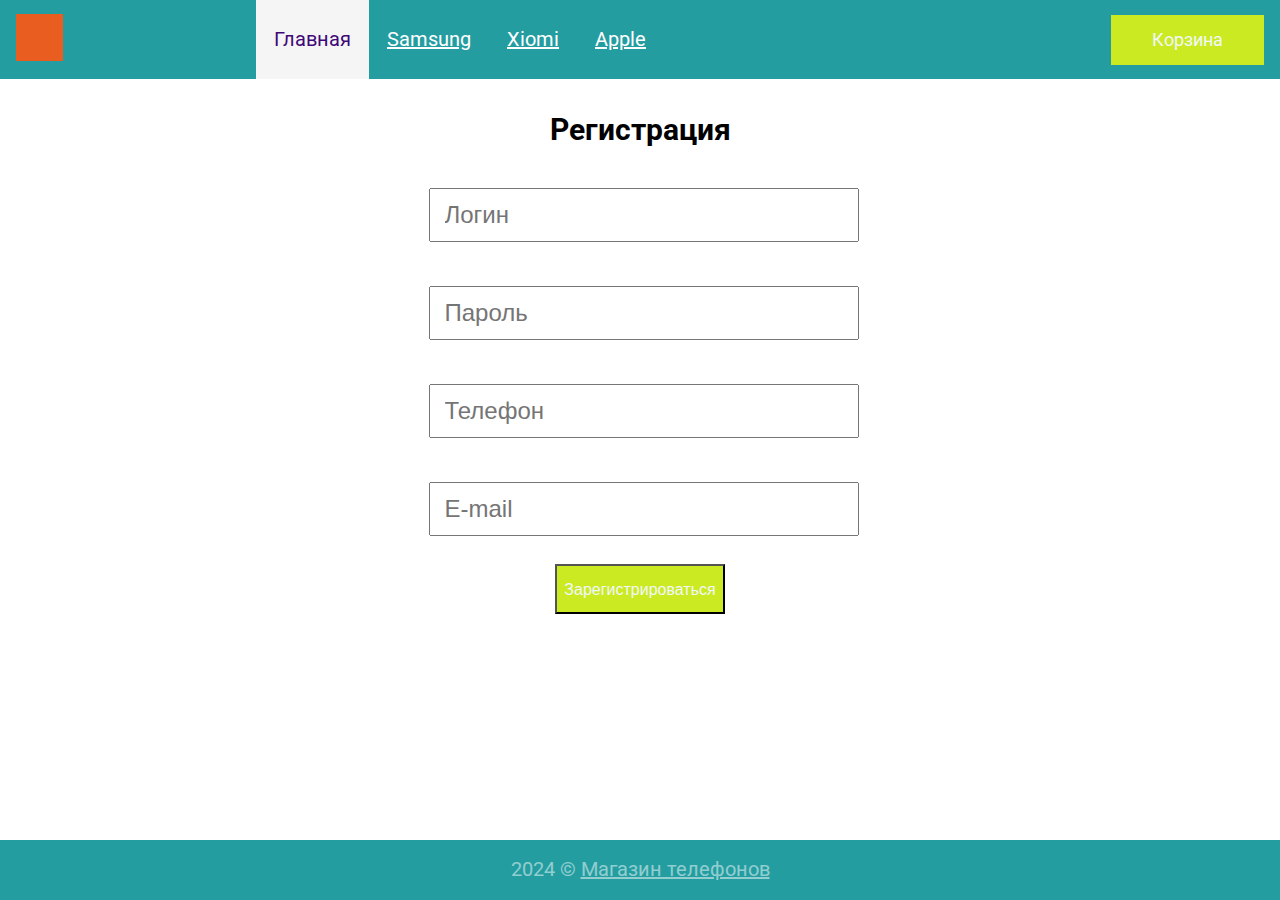
<file: registration.html>
<!DOCTYPE html>
<html lang="ru">

<head>
    <link rel="preconnect" href="https://fonts.googleapis.com">
    <link rel="preconnect" href="https://fonts.gstatic.com" crossorigin>
    <link href="https://fonts.googleapis.com/css2?family=Lobster&family=Roboto:wght@400;700&display=swap"
        rel="stylesheet">
    <meta charset="UTF-8">
    <meta http-equiv="X-UA-Compatible" content="IE=edge">
    <meta name="viewport" content="width=device-width, initial-scale=1.0">
    <title>Главная</title>
    <link rel="stylesheet" href="style.css">
</head>

<body>
    <div class="all">
        <header class="header">
            <a class="header__Logo" href="index.html">
                <img class="header_img" src="img/logo.svg" alt="Логотип">
            </a>
            <nav class="header__nav">
                <ul class="header__menu">
                    <li class="header__list"><a class="header__link header__link__active" href="index.html"> Главная
                        </a></li>
                    <li class="header__list"><a class="header__link" href="Xiomi.html"> Samsung </a></li>
                    <li class="header__list"><a class="header__link" href="Apple.html"> Xiomi </a></li>
                    <li class="header__list"><a class="header__link" href="contacts.html"> Apple </a></li>
                </ul>
            </nav>
            <a class="header__button_hidden" href="#">Войти</a>
            <a class="header__button" href="#">Корзина</a>
        </header>
        <main class="content">
            <form action="registration.php" method="post">
                <h1 class="content__title">Регистрация</h1>
                <p class="p__registration">
                    <input name = "Login" class="authorization__log" type="text" placeholder="Логин" required>
                </p>
                <p class="p__registration">
                    <input name = "Password" class="authorization__log" type="password" placeholder="Пароль" required>
                </p>
                <p class="p__registration">
                    <input name = "Phone" class="authorization__log" type="text" placeholder="Телефон" required>
                </p>
                <p class="p__registration">
                    <input name = "Email" class="authorization__log" type="email" placeholder="E-mail" required>
                </p>
                <button type="sibmit" class="header__button2" >Зарегистрироваться</button>    
            </form>
        </main>
    </div>
    <footer class="footer">
        <p> 2024 &copy; <a class="footer__text" href="#">Магазин телефонов</a></p>
    </footer>
    <script>
        const buttonEl = document.querySelector('.header__button');
        const blockEl = document.querySelector('.authorization');
        const secondButton = document.querySelector('.header__button2');

        buttonEl.addEventListener('click', function (e) {
            blockEl.classList.toggle('visible');
        });
        secondButton.addEventListener('click', function (e) {
            blockEl.classList.toggle('visible');
        });
    </script>
</body>

</html>
</file>
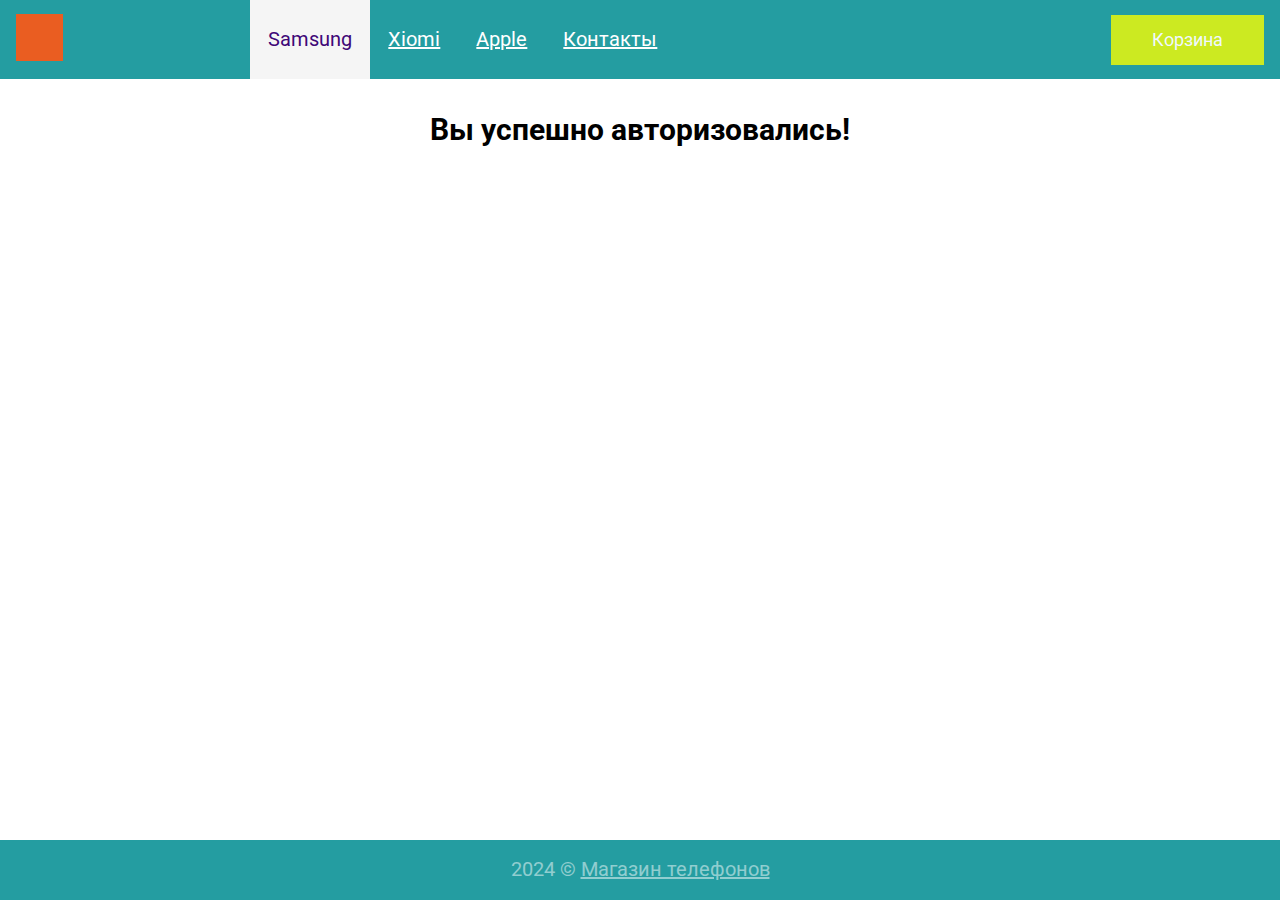
<file: success.html>
<!DOCTYPE html>
<html lang="ru">

<head>
    <link rel="preconnect" href="https://fonts.googleapis.com">
    <link rel="preconnect" href="https://fonts.gstatic.com" crossorigin>
    <link href="https://fonts.googleapis.com/css2?family=Lobster&family=Roboto:wght@400;700&display=swap"
        rel="stylesheet">
    <meta charset="UTF-8">
    <meta http-equiv="X-UA-Compatible" content="IE=edge">
    <meta name="viewport" content="width=device-width, initial-scale=1.0">
    <title>Главная</title>
    <link rel="stylesheet" href="style.css">
</head>

<body>
    <div class="all">
        <header class="header">
            <a class="header__Logo" href="index.html">
                <img class="header_img" src="img/logo.svg" alt="Логотип">
            </a>
            <nav class="header__nav">
                <ul class="header__menu">
                    <li class="header__list"><a class="header__link header__link__active" href="index.html"> Samsung </a></li>
                    <li class="header__list"><a class="header__link" href="Xiomi.html"> Xiomi </a></li>
                    <li class="header__list"><a class="header__link" href="Apple.html"> Apple </a></li>
                    <li class="header__list"><a class="header__link" href="contacts.html"> Контакты </a></li>
                </ul>
            </nav>
            <a class="header__button_hidden" href="#">Войти</a>
            <a class="header__button" href="#">Корзина</a>
        </header>
        <main class="content">
            <h1 class="content__title">Вы успешно авторизовались!</h1>
            
        </main>
    </div>
    <footer class="footer">
        <p> 2024 &copy; <a class="footer__text" href="#">Магазин телефонов</a></p>
    </footer>
    <script>
        const buttonEl = document.querySelector('.header__button');
        const blockEl = document.querySelector('.authorization');
        const secondButton = document.querySelector('.header__button2');

        buttonEl.addEventListener('click', function (e) {
            blockEl.classList.toggle('visible');
        });
        secondButton.addEventListener('click', function (e) {
            blockEl.classList.toggle('visible');
        });
    </script>
</body>

</html>
</file>
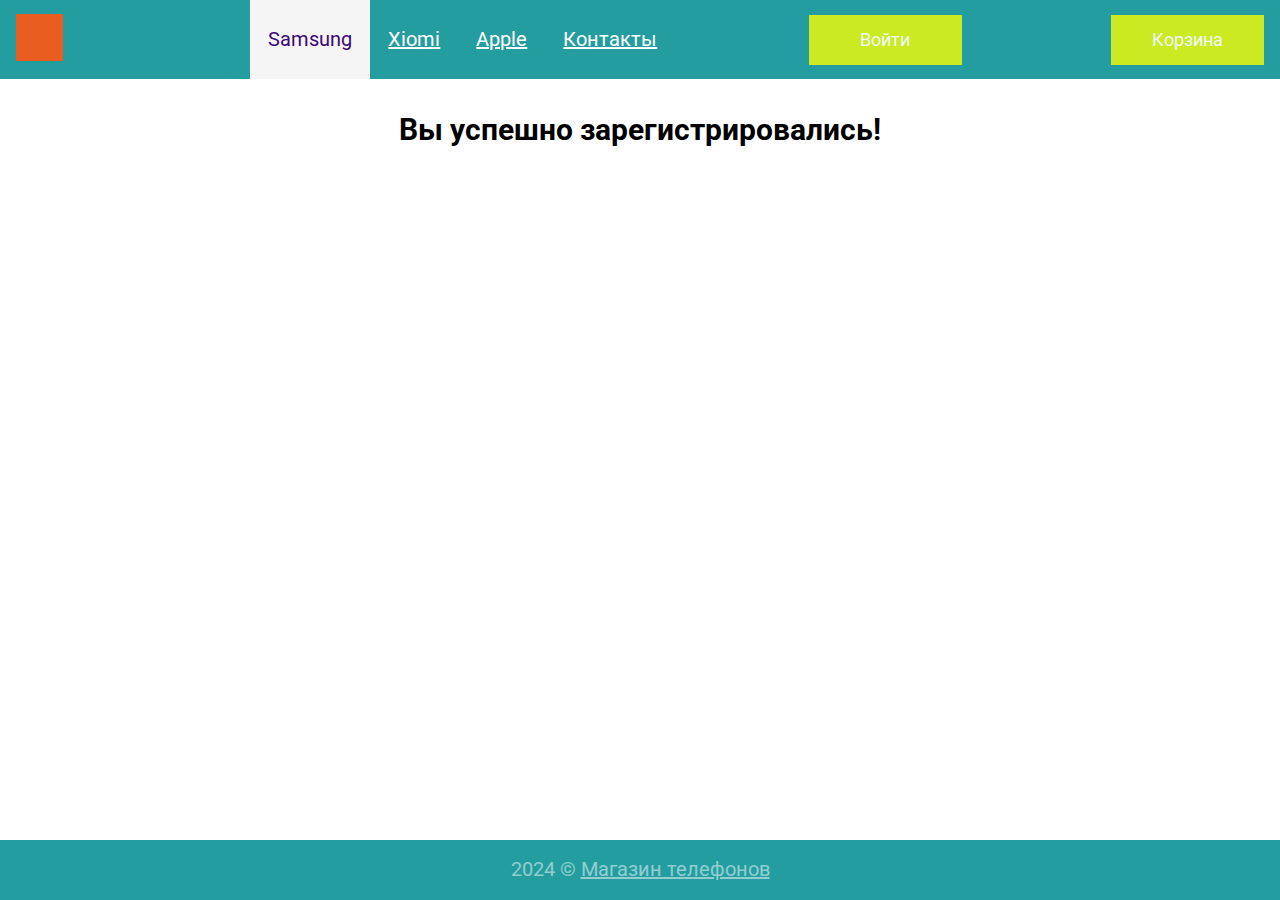
<file: successreg.html>
<!DOCTYPE html>
<html lang="ru">

<head>
    <link rel="preconnect" href="https://fonts.googleapis.com">
    <link rel="preconnect" href="https://fonts.gstatic.com" crossorigin>
    <link href="https://fonts.googleapis.com/css2?family=Lobster&family=Roboto:wght@400;700&display=swap"
        rel="stylesheet">
    <meta charset="UTF-8">
    <meta http-equiv="X-UA-Compatible" content="IE=edge">
    <meta name="viewport" content="width=device-width, initial-scale=1.0">
    <title>Главная</title>
    <link rel="stylesheet" href="style.css">
</head>

<body>
    <div class="all">
        <header class="header">
            <a class="header__Logo" href="index.html">
                <img class="header_img" src="img/logo.svg" alt="Логотип">
            </a>
            <nav class="header__nav">
                <ul class="header__menu">
                    <li class="header__list"><a class="header__link header__link__active" href="index.html"> Samsung </a></li>
                    <li class="header__list"><a class="header__link" href="Xiomi.html"> Xiomi </a></li>
                    <li class="header__list"><a class="header__link" href="Apple.html"> Apple </a></li>
                    <li class="header__list"><a class="header__link" href="contacts.html"> Контакты </a></li>
                </ul>
            </nav>
            <a class="header__button" href="#">Войти</a>
            <a class="header__button" href="#">Корзина</a>
        </header>
        <section class="authorization">
            <div class="authorization__info">
                <form class="authorization__form" action="authorization.php" method="post">
                    <h2 class="authorization__title"> Войти на сайт </h2>
                    <p class="authorization__login"> <input name = "Login" class="authorization__log" type="text" placeholder="Логин"
                            required> </p>
                    <p class="authorization__password"> <input name = "Password" class="authorization__pas" type="password"
                            placeholder="Пароль" required></p>
                    <button type="sibmit" class="header__button2">Войти</button>
                    <button type="sibmit" class="header__button2"><a class="href__registration" href="registration.html">Зарегистрироваться</a></button>
                </form>
            </div>
        </section>
        <main class="content">
            <h1 class="content__title">Вы успешно зарегистрировались!</h1>
            
        </main>
    </div>
    <footer class="footer">
        <p> 2024 &copy; <a class="footer__text" href="#">Магазин телефонов</a></p>
    </footer>
    <script>
        const buttonEl = document.querySelector('.header__button');
        const blockEl = document.querySelector('.authorization');
        const secondButton = document.querySelector('.header__button2');

        buttonEl.addEventListener('click', function (e) {
            blockEl.classList.toggle('visible');
        });
        /*secondButton.addEventListener('click', function (e) {
            blockEl.classList.toggle('visible');
        });*/
    </script>
</body>

</html>
</file>
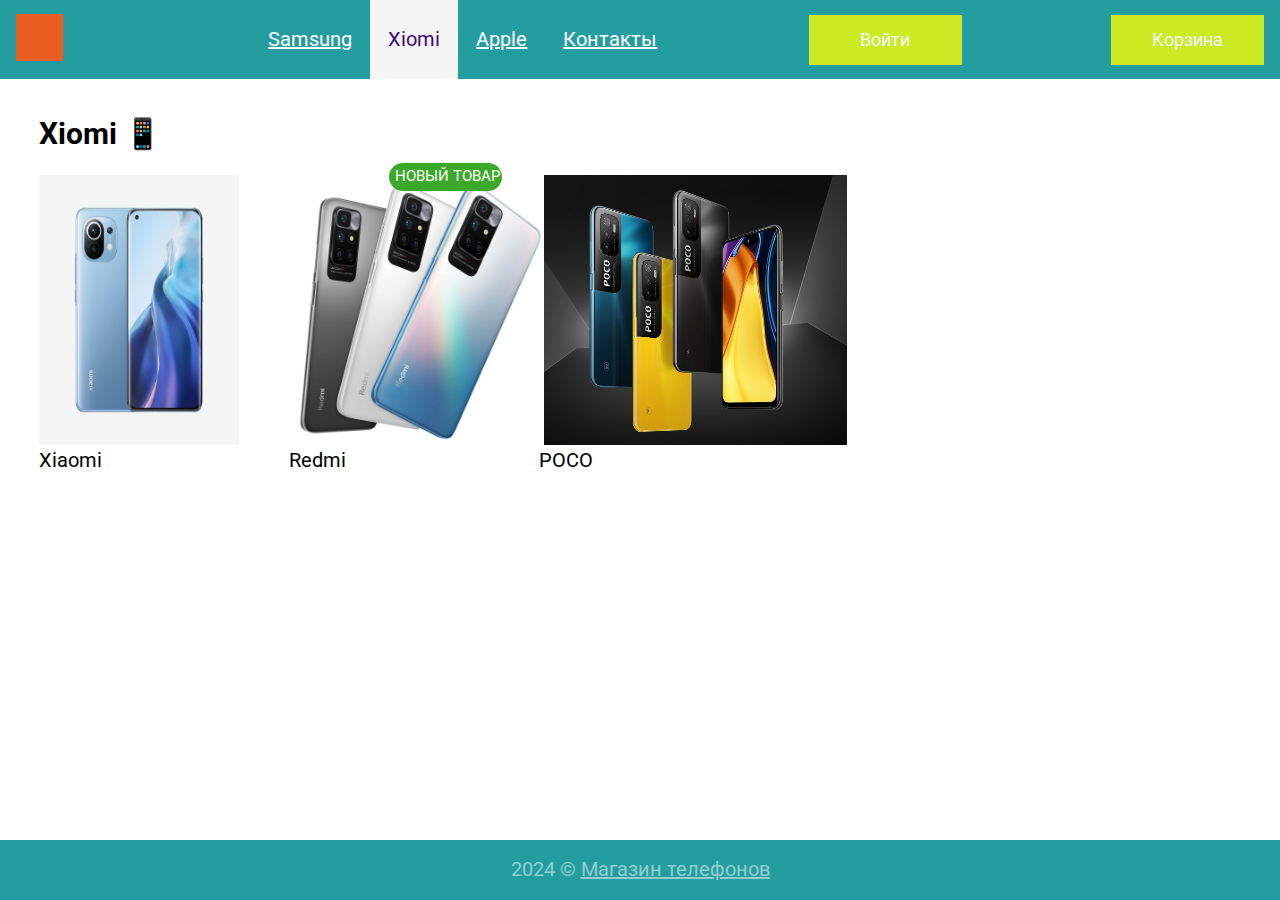
<file: Xiomi.html>
<!DOCTYPE html>
<html lang="ru">

<head>
    <link rel="preconnect" href="https://fonts.googleapis.com">
    <link rel="preconnect" href="https://fonts.gstatic.com" crossorigin>
    <link href="https://fonts.googleapis.com/css2?family=Lobster&family=Roboto:wght@400;700&display=swap"
        rel="stylesheet">
    <meta charset="UTF-8">
    <meta http-equiv="X-UA-Compatible" content="IE=edge">
    <meta name="viewport" content="width=device-width, initial-scale=1.0">
    <title>Xiaomi</title>
    <link rel="stylesheet" href="style.css">
</head>

<body>
    <div class="all">
        <header class="header">
            <a class="header__Logo" href="Xiomi.html">
                <img class="header__img" src="img/logo.svg" alt="Логотип">
            </a>
            <nav class="header__nav">
                <ul class="header__menu">
                    <li class="header__list"><a class="header__link" href="index.html"> Samsung </a></li>
                    <li class="header__list"><a class="header__link header__link__active" href="Xiomi.html"> Xiomi </a></li>
                    <li class="header__list"><a class="header__link" href="Apple.html"> Apple </a></li>
                    <li class="header__list"><a class="header__link" href="contacts.html"> Контакты </a></li>
                </ul>
            </nav>
            <a class="header__button" href="#">Войти</a>
            <a class="header__button" href="#">Корзина</a>
        </header>
        <section class="authorization">
            <div class="authorization__info">
           <form class="authorization__form" action="authorization.php" method="post">
                    <h2 class="authorization__title"> Войти на сайт </h2>
                    <p class="authorization__login"> <input name = "Login" class="authorization__log" type="text" placeholder="Логин"
                            required </p>
                    <p class="authorization__password"> <input name = "Password" class="authorization__pas" type="password"
                            placeholder="Пароль" required </p>
                    <button type="sibmit" class="header__button2">Войти</button>
                    <button type="sibmit" class="header__button2"><a class="href__registration" href="registration.html">Зарегистрироваться</a></button>
                </form>
            </div>
        </section>
        <main class="Xiomi">
            <h2 class="heading">Xiomi 📱</h2>
            <div class="Xiomi__info">
                <div class="Xiomi__content">
                    <img class="content_img" width="200" height="270" src="img/Xiaomi.jpg" alt="Xiaomi">
                    <a class="Xiomi__name" href="Xiomi2.html"> Xiaomi </a>
                </div>
                <div class="Xiomi__content2">
                    <img class="content_img width=" 200" height="270" src="img/Redmi.jpg" alt="Xiaomi">
                    <a class="Xiomi__name" href="Redmi.html"> Redmi </a>
                    <p class="Xiomi__content__new">Новый товар</p>
                </div>
                <div class="Xiomi__content">
                    <img class="content_img width=" 200" height="270" src="img/Poco.jpg" alt="Xiaomi">
                    <a class="Xiomi__name" href="POCO.html"> POCO</a>
                </div>
            </div>
        </main>
    </div>
    <footer class="footer">
        <p> 2024 &copy; <a class="footer__text" href="#">Магазин телефонов</a></p>
    </footer>
    <script>
        const buttonEl = document.querySelector('.header__button');
        const blockEl = document.querySelector('.authorization');
        const secondButton = document.querySelector('.header__button2');

        buttonEl.addEventListener('click', function (e) {
            blockEl.classList.toggle('visible');
        });
        secondButton.addEventListener('click', function (e) {
            blockEl.classList.toggle('visible');
        });
    </script>
</body>

</html>
</file>
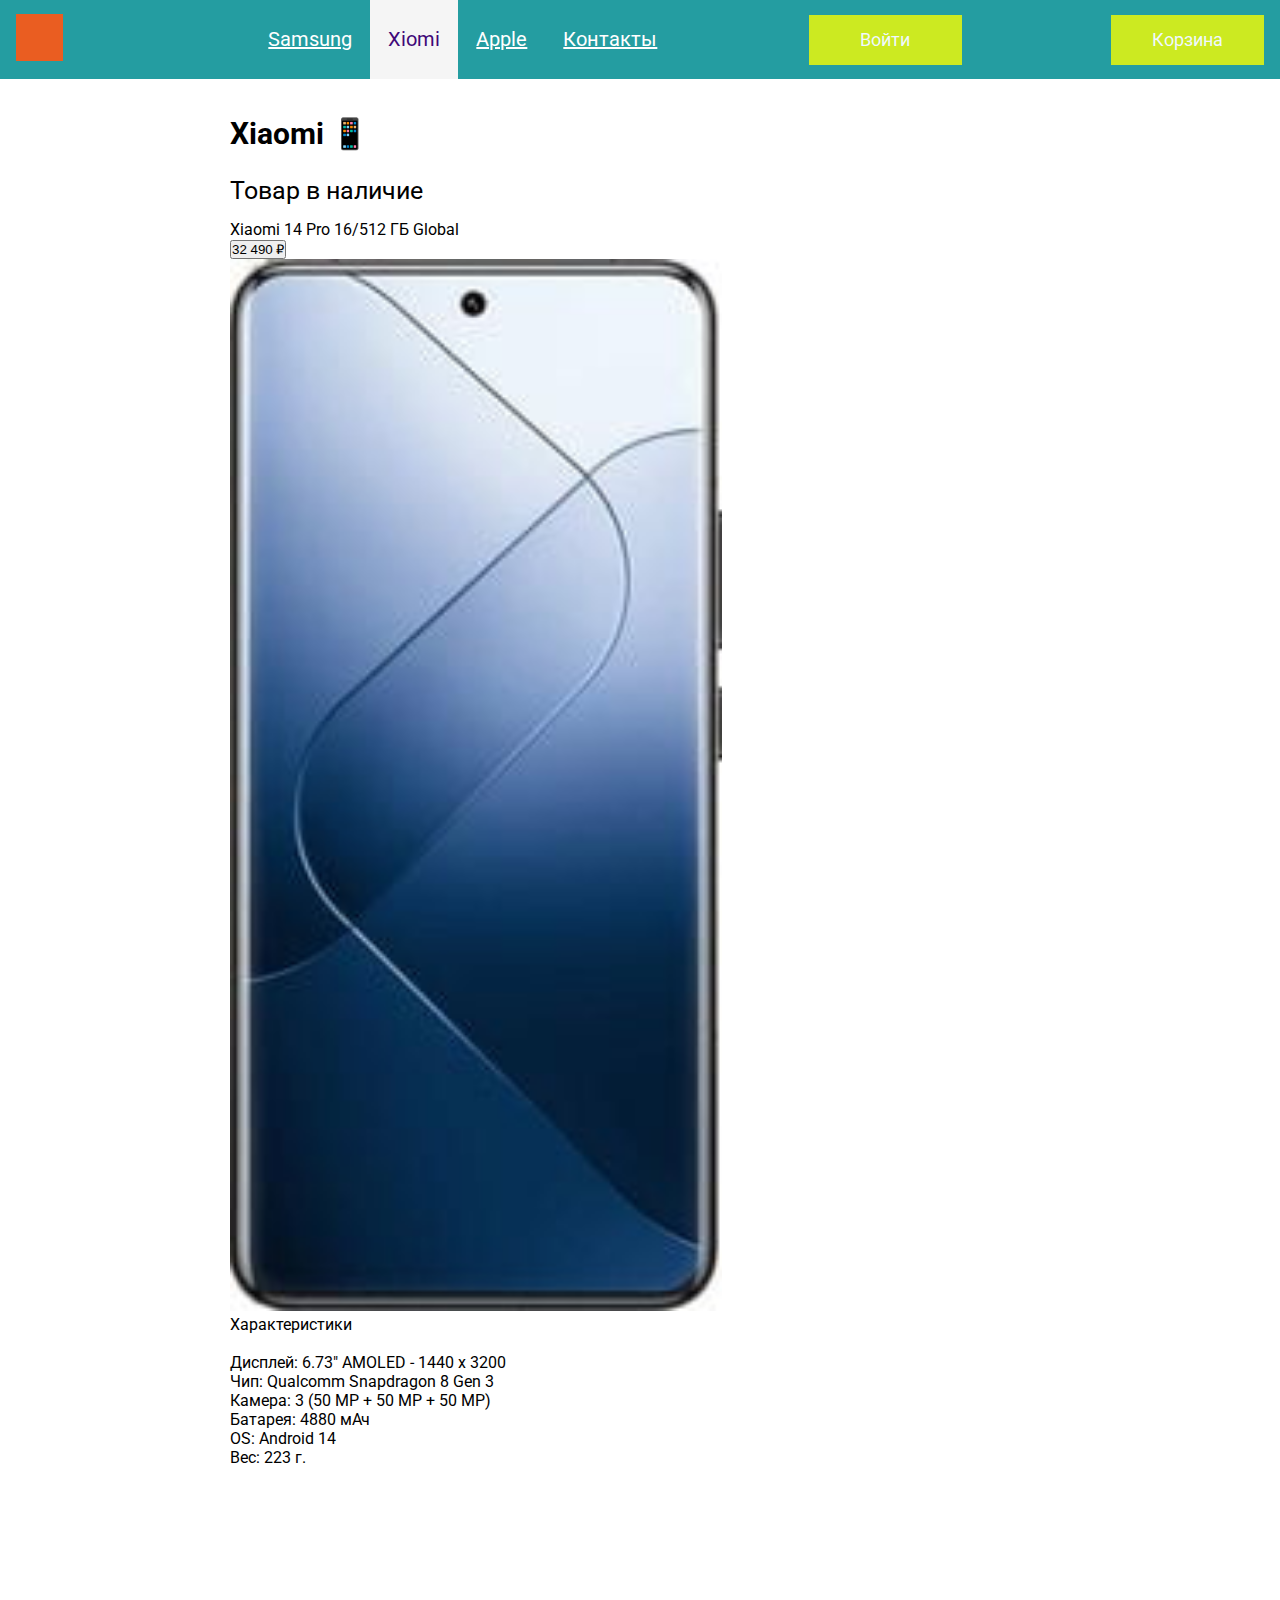
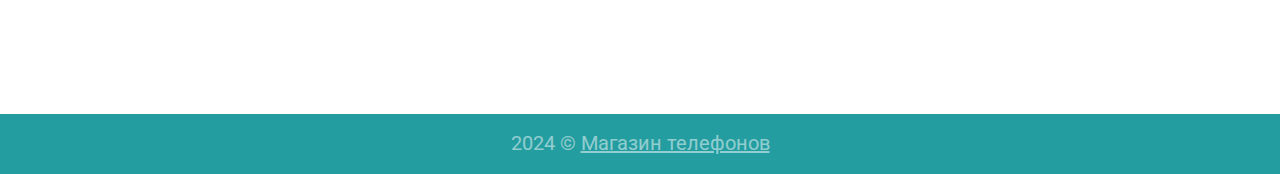
<file: xiomi2.html>
<!DOCTYPE html>
<html lang="ru">

<head>
    <link rel="preconnect" href="https://fonts.googleapis.com">
    <link rel="preconnect" href="https://fonts.gstatic.com" crossorigin>
    <link href="https://fonts.googleapis.com/css2?family=Lobster&family=Roboto:wght@400;700&display=swap"
        rel="stylesheet">
    <meta charset="UTF-8">
    <meta http-equiv="X-UA-Compatible" content="IE=edge">
    <meta name="viewport" content="width=device-width, initial-scale=1.0">
    <title>Главная</title>
    <link rel="stylesheet" href="style.css">
</head>

<body>
    <div class="all">
        <header class="header">
            <a class="header__Logo" href="index.html">
                <img class="header_img" src="img/logo.svg" alt="Логотип">
            </a>
            <nav class="header__nav">
                <ul class="header__menu">
                    <li class="header__list"><a class="header__link" href="index.html"> Samsung </a></li>
                    <li class="header__list"><a class="header__link header__link__active" href="Xiomi.html"> Xiomi </a></li>
                    <li class="header__list"><a class="header__link" href="Apple.html"> Apple </a></li>
                    <li class="header__list"><a class="header__link" href="contacts.html"> Контакты </a></li>
                </ul>
            </nav>
            <a class="header__button" href="#">Войти</a>
            <a class="header__button" href="#">Корзина</a>
        </header>
        <section class="authorization">
            <div class="authorization__info">
               <form class="authorization__form" action="authorization.php" method="post">
                    <h2 class="authorization__title"> Войти на сайт </h2>
                    <p class="authorization__login"> <input name = "Login" class="authorization__log" type="text" placeholder="Логин"
                            required </p>
                    <p class="authorization__password"> <input name = "Password" class="authorization__pas" type="password"
                            placeholder="Пароль" required </p>
                    <button type="sibmit" class="header__button2">Войти</button>
                    <button type="sibmit" class="header__button2"><a class="href__registration" href="registration.html">Зарегистрироваться</a></button>
                </form>
            </div>
        </section>
        <main class="inform">
            <div class= "inform__content">
                <h2 class="heading">Xiaomi 📱</h2>
                <p class="inform___text">Товар в наличие</p>
                Xiaomi 14 Pro 16/512 ГБ Global <br> <button type="submit" id="submit1" onclick="alerted1();">32 490 ₽</button> 
                <a href="site.ru/link"><br/><img src="img/Смартфон Xiaomi 14 Pro Global.jpeg"  alt="Image" height="75%" width="60%"/></a></td>
                <br>Характеристики</br>
                <br>Дисплей: 6.73" AMOLED - 1440 x 3200
                <br>Чип: Qualcomm Snapdragon 8 Gen 3
                <br>Камера: 3 (50 MP + 50 MP + 50 MP)
                <br>Батарея: 4880 мАч
                <br>OS: Android 14
                <br>Вес: 223 г.<br><br><br></br>
        </main>
    </div>    
        <footer class="footer">
            <p> 2024 &copy; <a class="footer__text" href="#">Магазин телефонов</a></p>
        </footer>
        <script>
            const buttonEl = document.querySelector('.header__button');
            const blockEl = document.querySelector('.authorization');
            const secondButton = document.querySelector('.header__button2');

            buttonEl.addEventListener('click', function (e) {
                blockEl.classList.toggle('visible');
            });
            secondButton.addEventListener('click', function (e) {
                blockEl.classList.toggle('visible');
            });
        </script>
        <script>
            function alerted1(){
              alert("Xiaomi 14 Pro 16/512 ГБ Global добавлен в корзину");
            }
            </script>
</body>

</html>
</file>
<file: style.css>
* {
    margin: 0;
    padding: 0;
}
body {
    font-family: 'Roboto', sans-serif;
    min-height: 100vh;
    display: flex;
    flex-direction: column;
}
.all {
    flex-grow: 1;
}
.header {
    background: #249da1; 
    display: flex;
    flex-wrap: wrap;
    justify-content: space-between;
    align-items: center;
    padding-left: calc(50% - 1300px / 2);
    padding-right: calc(50% - 1300px / 2);  
}
.header__Logo {
    margin-left: 16px;
}
.header__menu {
    display: flex;
    list-style-type: none;
    margin-left: 54px;
}     
.header__link {
    font-style: normal;
    font-weight: 400;
    font-size: 20px;
    line-height: 23px;
    display: flex;
    align-items: center;
    text-decoration-line: underline;
    color: #FFFFFF;
    padding: 28px 18px;
    display: block;
}
.header__link__active {
    color: #249da1;
    background: #FFFFFF;
    text-decoration: none;
}
.header__button {   
    margin-right: 16px;
    width: 153px;
    height: 50px;
    display: flex;
    justify-content: center;
    align-items: center;
    background: #ccea21;
    font-style: normal;
    font-weight: 400;
    font-size: 18px;
    line-height: 21px;
    color: aliceblue;
    text-decoration: none;
}

.header__button_hidden {   
    visibility: hidden;
    margin-right: 16px;
    width: 153px;
    height: 50px;
    display: flex;
    justify-content: center;
    align-items: center;
    background: #ccea21;
    font-style: normal;
    font-weight: 400;
    font-size: 18px;
    line-height: 21px;
    color: aliceblue;
    text-decoration: none;
}

.href__registration {
    text-decoration: none;
    color: aliceblue;
}

.authorization {
    padding-left: calc(50% - 500px /2);
    padding-right: calc(50% - 500px /2);
    display: none; 
    position: relative;

}

.authorization__login{
}

.authorization__info {
    background: #FFFFFF;
    border: 1px solid #249da1;
    width: 480px;
    margin: 0px auto;
    height: 400px;
    margin-top: 30px;
    position: absolute;
    z-index: 1;
}
.authorization__form {
    padding-left: calc(50% - 444px /2);
    padding-right: calc(50% - 444px /2);
}
.authorization__title {
    font-style: normal;
    font-weight: 400;
    font-size: 24px;
    line-height: 28px;
    display: flex;
    align-items: center;
    flex-direction: column;
    margin-top: 26px;
}
.authorization__log {
    padding-left: 14px;
    width: 430px;
    height: 50px;
    margin-top: 36px;
    font-style: normal;
    font-weight: 400;
    font-size: 24px;
    line-height: 28px;
    display: flex;
    align-items: center;
}

.p__registration {
    padding-left: 14px;
    width: 430px;
    height: 50px;
    margin-bottom: 48px;
    font-style: normal;
    font-weight: 400;
    font-size: 24px;
    line-height: 28px;
    display: flex;
    align-items: center;
    margin-left: 230px;
}

.authorization__pas {
    padding-left: 14px;
    width: 430px;
    height: 50px;
    margin-top: 50px;
    font-style: normal;
    font-weight: 400;
    font-size: 24px;
    line-height: 28px;
    display: flex;
    align-items: center;
}
.header__button2 {
    margin: 20px auto;
    width: 170px;
    height: 50px;
    display: flex;
    justify-content: center;
    align-items: center;
    background: #ccea21;
    font-style: normal;
    font-weight: 400;
    font-size: 16px;
    line-height: 21px;
    color: aliceblue;
    text-decoration: none;
}
.content {
    max-width: 911px;
    width: 100%;
    margin: 0px auto;
}
.content__title {
    padding-top: 33px;
    padding-bottom: 25px;
    font-style: normal;
    font-weight: 700;
    font-size: 30px;
    line-height: 35px;
    display: flex;
    justify-content: center;
    color: #000000;
}
.content__info {
    display: flex;
    justify-content: space-between; 
    align-items: center;
}
.content__article{
    width: 635px;
    display: flex;
    justify-content: flex-end;
    flex-direction: column;
}
.content__subtitle {
    margin-top: 15px;
    margin-bottom: 10px;
    font-style: normal;
    font-weight: 400;
    font-size: 25px;
    line-height: 29px;
    color: #000000;
}
.content__text {
    font-style: normal;
    font-weight: 400;
    font-size: 18px;
    line-height: 21px;
    color: #000000;
}
.text {  
color:#CF5510;
}
.content__headline{
    width: 183px;
    height: 125px;
    font-family: 'Lobster', cursive;
    font-style: normal;
    font-weight: 400;
    font-size: 36px;
    line-height: 45px;
    color: #646464;
}
.footer {
    background: #249da1; 
    padding-top: 18px;
    padding-bottom: 19px;
    text-align: center;
    font-style: normal;
    font-weight: 400;
    font-size: 20px;
    line-height: 23px;
    color: rgba(255, 255, 255, 0.5);
    margin-top: 190px;
}
.footer__text {
    color: rgba(255, 255, 255, 0.5);
}

/* Xiomi*/

.Xiomi {
    max-width: 1202px;
    width: 100%;
    margin: 0px auto;
}
.heading {
    font-style: normal;
    font-weight: 700;
    font-size: 30px;
    line-height: 35px;
    color: #000000;
    margin-top: 37px;
}
.Xiomi__info {
    margin-top: 24px;
    display: flex;
    gap: 50px;
    flex-wrap: wrap;
}
.Xiomi__content{
    width: 200px;
    /* position: relative; */
}
.Xiomi__content2 {
    width: 200px;
    position: relative;
}
.Xiomi__content__new {
    position: absolute;
    top: -12px;
    right: -13px;
    font-style: normal;
    font-weight: 400;
    font-size: 15px;
    line-height: 21px;
    color: #FFFFFF;
    background:#3AA828;
    border-radius: 20px;
    padding: 3px 2px 4px 6px;  /*Указанные параменты не соответствуют указанным в фигме, однако выглядят на странице контент "Новичок" намного лучше */
    text-transform: uppercase;
}
.Xiomi__name {
    font-style: normal;
    font-weight: 400;
    font-size: 20px;
    line-height: 23px;
    color: #000000; 
    text-align: center;
    margin-top: 8px;
    text-decoration: none;
}
/*Apple */
.inform__content {
    padding-left: calc(50% - 820px /2);
    padding-right: calc(50% - 820px /2);
}
.inform___text {
    font-style: normal;
    font-weight: 400;
    font-size: 25px;
    line-height: 29px;
    display: flex;
    align-items: center;
    color: #000000;
    padding-bottom: 15px;
    padding-top: 25px;
}
/* Contacts */
.contact__inform {
    max-width: 1268px;
    width: 100%;
    margin: 0px auto;
}
.contact__header {
    font-style: normal;
    font-weight: 700;
    font-size: 30px;
    line-height: 35px;
    color: #000000;
    margin-top: 33px;
    margin-bottom: 25px;
    padding-left: 200px;
}
.сontact__details {
    max-width: 439px;
    width: 100%;
    padding-left: 202px;
}
.contacts__our {
    font-style: normal;
    font-weight: 400;
    font-size: 25px;
    line-height: 29px;
    display: flex;
    align-items: center;
    color: #000000;
    margin-top: 15px; 
}
.Contact_adress{
    font-style: normal;
    font-weight: 400;
    font-size: 18px;
    line-height: 21px;
    color: #000000;
    margin-top: 10px;
    margin-bottom: 25px;
}
.Contact_phone {
    font-style: normal;
    font-weight: 400;
    font-size: 18px;
    line-height: 21px;
    color: #000000;
    text-decoration: underline;
    margin-bottom: 25px; 
}
/* стили для страницы POCO */
.info {
    display: flex;
    flex-wrap: wrap;
}



.head__img {
    margin: 60px 80px;
    width: 370px;
}
.Xiomi__content3 {
    max-width: 450px;
    width: 100%;
    margin: 25px -20px;
}
.head {
    font-style: normal;
    font-weight: 700;
    font-size: 26px;
    line-height: 35px;
    color: #000000;
    margin-top: 36px;
    margin-bottom: 25px;
   
}
.info__Xiomi {
    font-style: normal;
    font-weight: 400;
    font-size: 18px;
    line-height: 21px;
    color: #000000;
    margin-top: 5px;
    margin-bottom: 35px;
    max-width: 400px;
}
.block__image {
    max-width: 500px;
    width: 100%;
    margin: 0px auto;
    padding-top: 70px;
    display: flex;
    flex-wrap: wrap;
    justify-content: center;
}
.pictures {
    width: 140px;
    height: 130px;
}
.visible {
    display: block;
}
.header__link:hover {
    color: antiquewhite;
    background-color: rgb(182, 91, 162);
    text-decoration: none;
    transition: 0.7s;
    border-radius: 50%;
}
.header__link__active {
    color: rgb(64, 8, 120);
    background-color: whitesmoke;
    text-decoration: none;
    transition: 0.7s;
}
.header__button:hover {
    background: #ccea21;;
    color: white;
    transition: 0.5s;
    border-radius: 60%;
}
.header__button2:hover {
    background: #ccea21;;
    color: white;
    transition: 0.5s;
    border-radius: 60%;
}
.header__button2:hover {
    background: #18c5bc;;
    color: rgb(15, 11, 11);
    transition: 0.5s;
    border-radius: 60%;
}
.head {
    margin-top: 30px;
    margin-bottom: 10px;
    font-size: 21px;
}
@media (max-width: 1024px) {
    /* стили для планшета*/
    .header {
    padding-left: 15px;
    padding-right: 15px;
    }
    .header__link {
    font-size: 18px;
    line-height: 18px;
    }
    .content {
    max-width: 888px;
    }
    .content__title {
    font-size: 29px;
    line-height: 33px;
    }
    .heading {
    font-size: 28px;
    line-height: 32px;
    margin-top: 35px;
     }
    .Xiomi {
    max-width: 950px;
    margin: 0px auto;
    }
    .head__img {
    margin: 60px 50px;
    width: 260px;
    }
    .Xiomi__content3 {
     max-width: 450px;
    width: 100%;
    margin: 27px 30px;
    }
    .block__image {
    display: none;
    }
} 
@media (max-width: 860px) AND (min-width: 801px) {
    .header__button {
    margin-right: 0;
    width: 140px;
    height: 45px;
    font-size: 17px;
    }
    .header__link {
    font-size: 16px;
    line-height: 3px;
    }
    .content {
    max-width: 780px;
     }
     .content {
    max-width: 700px; 
    }
     .content__title {
    font-size: 25px;
    line-height: 26px;
     }
    .content__headline {
    width: 150px;
    height: 190px;
     }
    .Xiomi {
     max-width: 750px;
    margin: 0px auto;
     }
     .inform__content {
    padding-left: calc(50% - 650px /2);
    padding-right: calc(50% - 650px /2);
    }
    .inform__img {
    width: 650px;
    height: 450px;
    }
    .Xiomi__content3 {
     max-width: 350px;
    }
    .info__Xiomi {
     font-size: 16px;
    }
}
@media (max-width: 800px) AND (min-width: 740px) {
    .header {
    padding-left: 8px;
    padding-right: 8px;
    }
    .header__nav {
    margin-right: 20px;
    }
    .header__button {
    margin-right: 10px;
    width: 130px;
    height: 45px;
    }
    .content {
    max-width: 690px;
    }
    .content__title {
     font-size: 22px;
    line-height: 26px;
    }
    .content__info {
     max-width: 625px;
    }
    .Xiomi {
    max-width: 710px;
    margin: 0px auto;
     }
    .content__headline {
    font-size: 35px;
    line-height: 42px;
    width: 75px;
    height: 243px;
    }
    .inform__img {
    width: 650px;
    height: 450px;
    }
    .inform__content {
    padding-left: calc(50% - 700px /2);
    padding-right: calc(50% - 700px /2);
    }
    .contact__inform {
    max-width: 800px;
    }
    .head__img {
    width: 300px;
    }
    .Xiomi__content3 {
    max-width: 300px;
    margin: 20px;
    }
    .info__Xiomi {
    font-size: 16px;
    }
    .info__Xiomi {
     font-size: 15px;
    }
  }
@media (max-width: 740px) AND (min-width: 680px) {
    .header {
    padding-left: 0px;
    padding-right: 0px;
     }
    .header__nav {
    margin-right: 20px;
    }
    .header__link {
    font-size: 17px;
    line-height: 11px;
    }
    .header__button {
    margin-right: 0px;
    width: 117px;
    height: 42px;
     }
    .content {
    max-width: 630px;
    }
     .content__title {
     font-size: 21px;
     line-height: 25px;
    }
    .content__info {
    max-width: 625px;
    }
    .heading {
    font-size: 25px;
    }
    .Xiomi {
    max-width: 650px;
    margin: 0px auto;
    }
     .Xiomi__info {
     justify-content: center;
    }
     .content__headline {
    font-size: 25px;
    line-height: 37px;
     width: 75px;
     height: 243px;
     }
     .inform__img {
     width: 640px;
     height: 450px;
     }
    .inform__content {
     padding-left: calc(50% - 640px /2);
    padding-right: calc(50% - 640px /2);
    }
    .contact__inform {
    max-width: 800px;
    }
    .inform___text {
    margin-left: 30px;
    }
    .сontact__details {
     max-width: 439px;
     width: 100%;
     padding-left: 135px;
    }
    .head__img {
    width: 240px;
     }
    .Xiomi__content3 {
     max-width: 300px;
     margin: 20px;
     }
    .info__Xiomi {
     font-size: 14px;
     }
    .info__Xiomi {
    font-size: 13px;
    }
}
@media (max-width: 680px) AND (min-width: 550px) {
    .header {
    padding-left: 0px;
    padding-right: 0px;
    }
    .header__menu {
    margin-left: 0px;
    }
    .header__link {
    font-size: 15px;
    line-height: 16px;
    padding: 24px 11px;
    }
    .header__button {
    margin-right: 10px;
    width: 105px;
    height: 43px;
    }
    .authorization__info {
     width: 466px;
    height: 385px;
    margin-top: 25px;
    }
    .authorization__title {
    font-size: 22px;
    line-height: 20px;
    }
    .content {
    max-width: 540px;
    }
    .content__title {
    font-size: 20px;
    line-height: 26px;
    }
    .content__img {
     width: 440px;
    }
    .content__headline {
    display: none;
    }
    .heading {
    font-size: 25px;
    line-height: 30px;
    }
    .Xiomi__info {
    justify-content: center;
    }
    .inform__content {
     padding-left: calc(50% - 560px /2);
     padding-right: calc(50% - 560px /2);
    }
    .inform__img {
     width: 560px;
    height: 450px;
    }
    .contact__header {
    font-size: 27px;
    }
    .сontact__details {
     max-width: 439px;
    width: 100%;
    padding-left: 100px;
    }
    .footer {
    font-size: 15px;
    }
    .head {
    margin-top: 28px;
    margin-bottom: 0px;
    font-size: 14px;
    }
    .head__img {
    width: 200px;
    margin: 59px 20px;
    }
    .м__content3 {
     max-width: 271px;
    margin: 20px;
    }
    .info__Xiomi {
    font-size: 12px;
    line-height: 15px;
    }
    .info__Xiomi {
    font-size: 13px;
    }
} 
@media (max-width: 550px) AND (min-width: 474px) {
    .header {
        padding-left: 0px;
        padding-right: 0px;
        }
        .header__menu {
            margin-left: 0px;
        }
        .header__link {
         font-size: 13px;
        line-height: 13px;
        padding: 22px 10px;
        }
        .header__button {
        margin-right: 10px;
        width: 105px;
        height: 43px;
        font-size: 15px;
        }
        .authorization {
         padding-left: calc(50% - 400px /2);
        padding-right: calc(50% - 400px /2);
        }
        .authorization__info {
        width: 412px;
        height: 362px;
        margin-top: 20px;
        }
        .authorization__title {
            font-size: 21px;
            line-height: 17px;
        }
        .authorization__log {
        padding-left: 18px;
        width: 373px;
        height: 49px;
        margin-top: 34px;
        font-style: normal;
        font-weight: 400;
        font-size: 20px;
        line-height: 25px;
        margin-left: 10px;
    }
    .authorization__pas {
        padding-left: 18px;
        width: 373px;
        height: 49px;
        margin-top: 34px;
        font-style: normal;
        font-weight: 400;
        font-size: 20px;
        line-height: 25px;
        margin-left: 10px;
    }
        .content__title {
         font-size: 15px;
        line-height: 21px;
        }
        .content {
        max-width: 420px;
        margin: 0 auto;
        }
        .content__img {
            width: 420px;
        }
        .content__headline {
            display: none;
        }
        .content__subtitle {
            font-size: 21px;
        }
        .content__text {
            font-size: 13px;
        }
        .heading {
            font-size: 20px;
        }
        .Xiomi {
            max-width: 420px;
        }
        .Xiomi__info {
        justify-content: center;
        }
        .inform__content {
         margin-left: 40px;
        }
        .Xiomi__name {
        font-size: 16px;
        }
        .inform__img {
         width: 420px;
        height: 370px;
        }
        .contact__header {
        font-size: 23px;
        }
        .сontact__details {
         max-width: 410px;
        width: 100%;
        padding-left: 95px;
        }
        .contacts__our {
        font-size: 20px;
        }
        .Contact_adress {
        font-size: 14px;
        }
        .footer {
        font-size: 15px;
        }
        .head {
        margin-top: 15px;
        margin-bottom: 0px;
        font-size: 11px;
        }
        .head__img {
         width: 200px;
        margin: 38px 15px;
        }
        .м__content3 {
        max-width: 220px;
        margin: 10px;
        }
        .info__Xiomi {
         font-size: 10px;
        line-height: 13px;
        }
        .info__Xiomi {
        font-size: 12px;
         }
}   
@media (max-width: 474px) AND (min-width: 427px) {
    /* стили для мобилки */
    .header { 
    padding-left: 0px;
     padding-right: 0px; 
    }
     .header__Logo {
    display: none;
    }
     .header__nav {
    margin: -7px;
    }
    .header__button {
     width: 74px;
     height: 32px;
    font-size: 13px;
    line-height: 20px;
    }
     .header__menu {
    margin-left: 20px;
    }
     .header__link {
     font-size: 12px;
    line-height: 18px;
    padding: 23px 13px;
    }
    .authorization {
    padding-left: calc(50% - 380px /2);
    padding-right: calc(50% - 380px /2);
    }
    .authorization__info {
    width: 388px;
    height: 344px;
     margin-top: 20px;
    }
    .authorization__title {
    font-size: 21px;
     line-height: 17px;
    }
    .authorization__log {
     padding-left: 18px;
    width: 340px;
    height: 45px;
    margin-top: 34px;
    font-style: normal;
    font-weight: 400;
    font-size: 20px;
    line-height: 25px;
     margin-left: 10px;
   }
   .authorization__pas {
    padding-left: 18px;
    width: 340px;
    height: 45px;
    margin-top: 34px;
    font-style: normal;
    font-weight: 400;
    font-size: 20px;
    line-height: 25px;
    margin-left: 10px;
   }
   .header__button2 {
    width: 100px;
    height: 42px;
    font-size: 17px;
   }
    .content {
     max-width: 360px;
    margin: 0 auto;
    }
    .content__title {
    font-size: 17px;
    line-height: 25px;
    text-align: center;
    }
    .content__img {
    width: 350px;
    }
    .content__subtitle {
    font-size: 20px;
    }
    .content__text {
    font-size: 12px;
    line-height: 18px;
    }
     .content__headline {
      display: none; 
    }
    .heading {
     font-size: 20px;
    line-height: 20px;
    margin-top: 27px;
    }
    .Xiomi {
    max-width: 350px;
    margin: 0 auto;
    }
    .Xiomi__info {
    justify-content: center;
    }
    .heading {
    font-size: 21px;
    line-height: 15px;
    margin-top: 27px;
    }
    .inform__content {
        padding-left: calc(50% - 380px /2);
        padding-right: calc(50% - 380px /2);
    }
    .inform___text {    
        font-size: 20px;
    }
    .inform__img {
        width: 380px;
    }
    .contact__header {
        font-size: 23px;
        padding-left: 20px;
    }
    .сontact__details {
        max-width: 380px;
        padding-left: 50px;
    }
    .contacts__our {
        font-size: 20px;
    }
    .Contact_adress {
    font-size: 12px;
    line-height: 20px;
    }
    .Contact_phone {
    font-size: 15px;
    }
    .footer {
     font-size: 12px;
    }
    .head {
    margin-top: -30px;
    margin-bottom: 2px;
    font-size: 18px;
    }
    .head__img {
    margin: 30px 70px;
    }
    .info__Xiomi {
    font-size: 12px;
    }
}
@media (max-width: 426px) AND (min-width: 370px)
 {
    .header { 
        padding-left: 0px;
         padding-right: 0px; 
        }
         .header__Logo {
        display: none;
        }
         
        .header__button {
        margin-right: 0;
         width: 74px;
         height: 51px;
        font-size: 13px;
        line-height: 20px;
        }
         .header__menu {
        margin-left: 20px;
        }
         .header__link {
         font-size: 11px;
        line-height: 11px;
        padding: 20px 12px;
        }
        .authorization {
        padding-left: calc(50% - 350px /2);
         padding-right: calc(50% - 350px /2);
        }
         .authorization__info {
        width: 345px;
        height: 300px;
        margin-top: 17px;
        }
        .authorization__title {
         font-size: 17px;
        line-height: 6px;
         }
        .authorization__log {
         padding-left: 12px;
         width: 300px;
         height: 37px;
         margin-top: 34px;
         font-style: normal;
        font-weight: 400;
        font-size: 15px;
        line-height: 25px;
        margin-left: 10px;
         }
        .authorization__pas {
        padding-left: 12px;
         width: 300px;
        height: 37px;
        margin-top: 34px;
        font-style: normal;
        font-weight: 400;
        font-size: 15px;
        line-height: 25px;
         margin-left: 10px;
        }
        .header__button2 {
        margin: 43px auto;
        width: 113px;
         height: 37px;
         font-size: 14px;
        }
        .content {
         max-width: 360px;
        margin: 0 auto;
         }
         .content__title {
         font-size: 17px;
         line-height: 25px;
        text-align: center;
        }
        .content__img {
        width: 350px;
        }
         .content__subtitle {
         font-size: 20px;
        }
        .content__text {
        font-size: 12px;
        line-height: 18px;
        }
        .content__headline {
         display: none; 
        }
        .Xiomi {
        max-width: 350px;
        margin: 0 auto;
        }
        .Xiomi__info {
        justify-content: center;
        }
        .heading {
        font-size: 19px;
        line-height: 11px;
         margin-top: 26px;
        }
        .inform__content {
         padding-left: calc(50% - 350px /2);
         padding-right: calc(50% - 350px /2);
         }
         .inform___text {    
         font-size: 20px;
        }
        .inform__img {
         width: 340px;
        }
        .contact__header {
         padding-left: 30px;
        font-size: 20px;
         }
        .сontact__details {
         max-width: 340px;
         padding-left: 50px;
        }
        .contacts__our {
        font-size: 20px;
        }
        .Contact_adress {
        font-size: 12px;
        line-height: 20px;
        }
        .Contact_phone {
        font-size: 15px;
        }
        .footer {
        font-size: 12px;
        }
        .head__img {
        width: 200px;
        margin: 20px 70px;
        }
        .Xiomi__content3 {
        max-width: 300px;
        width: 100%;
        margin: -25px 40px;
        }
        .info__Xiomi {
        font-size: 12px;
        }
}
@media (max-width: 369px)  {
    .header { 
     padding-left: 0px;
     padding-right: 0px; 
     }
    .header__Logo {
    display: none;
    }
    .header__button {
    margin-right: 0;
     width: 74px;
    height: 50px;
    font-size: 13px;
    line-height: 20px;
    }
     .header__menu {
    margin-left: 20px;
    }
     .header__link {
    font-size: 10px;
    line-height: 10px;
     padding: 20px 10px;
     }
    .authorization {
     padding-left: calc(50% - 300px /2);
     padding-right: calc(50% - 300px /2);
     }
     .authorization__info {
    width: 300px;
    height: 290px;
    margin-top: 14px;
     }
     .authorization__title {
    font-size: 15px;
    line-height: 5px;
    }
    .authorization__log {
    padding-left: 6px;
    width: 260px;
    height: 30px;
    margin-top: 34px;
    font-style: normal;
    font-weight: 400;
    font-size: 13px;
    line-height: 25px;
     margin-left: 10px;
    }
    .authorization__pas {
    padding-left: 6px;
    width: 260px;
     height: 32px;
     margin-top: 34px;
    font-style: normal;
     font-weight: 400;
     font-size: 13px;
     line-height: 25px;
    margin-left: 10px;
     }
    .header__button2 {
     margin: 43px auto;
    width: 113px;
     height: 37px;
    font-size: 14px;
     }    
    .content {
    max-width: 300px;
    }
    .content__title {
    font-size: 14px;
    line-height: 22px;
    text-align: none;
    }
    .content__img {
    width: 300px;
    }
    .content__title {
    padding-top: 25px;
    }
    .content__subtitle {
    font-size: 17px;
    }
    .content__text {
    font-size: 10px;
    line-height: 17px;
    }
    .content__headline {
    display: none; 
    }
    .heading {
    font-size: 15px;
    line-height: 14px;
    margin-top: 25px;
    margin-left: 35px;
    }
    .Xiomi__info {
    justify-content: center;
    }
    .Xiomi__name {
    font-size: 14px;
    line-height: 15px;
    margin-top: 8px;
    }
    
    .inform___text {
    font-size: 13px;
    line-height: 13px;
    }
    .inform__content {
    padding-left: calc(50% - 310px /2);
    padding-right: calc(50% - 310px /2);
    }
    .inform__img {
    width: 300px;
    }
    .contact__header {
    font-size: 18px;
    padding-left: 18px;
    }
    .contacts__our {
    font-size: 15px;
    }
    .сontact__details {
    max-width: 300px;
    padding-left: 40px;
    }
    .contact_adress {
    font-size: 10px;
    line-height: 16px;
    }
    .contact_phone {
    font-size: 14px;
    }
    .footer {
    font-size: 10px;
    }
    .head {
    font-size: 17px;
    }
    .head__img {
    width: 200px;
    margin: 20px 70px;
    }
    .Xiomi__content3 {
    max-width: 300px;
    width: 100%;
    margin: -25px 40px;
    }
    .info__Xiomi {
    font-size: 11px;
    }
}
</file>
